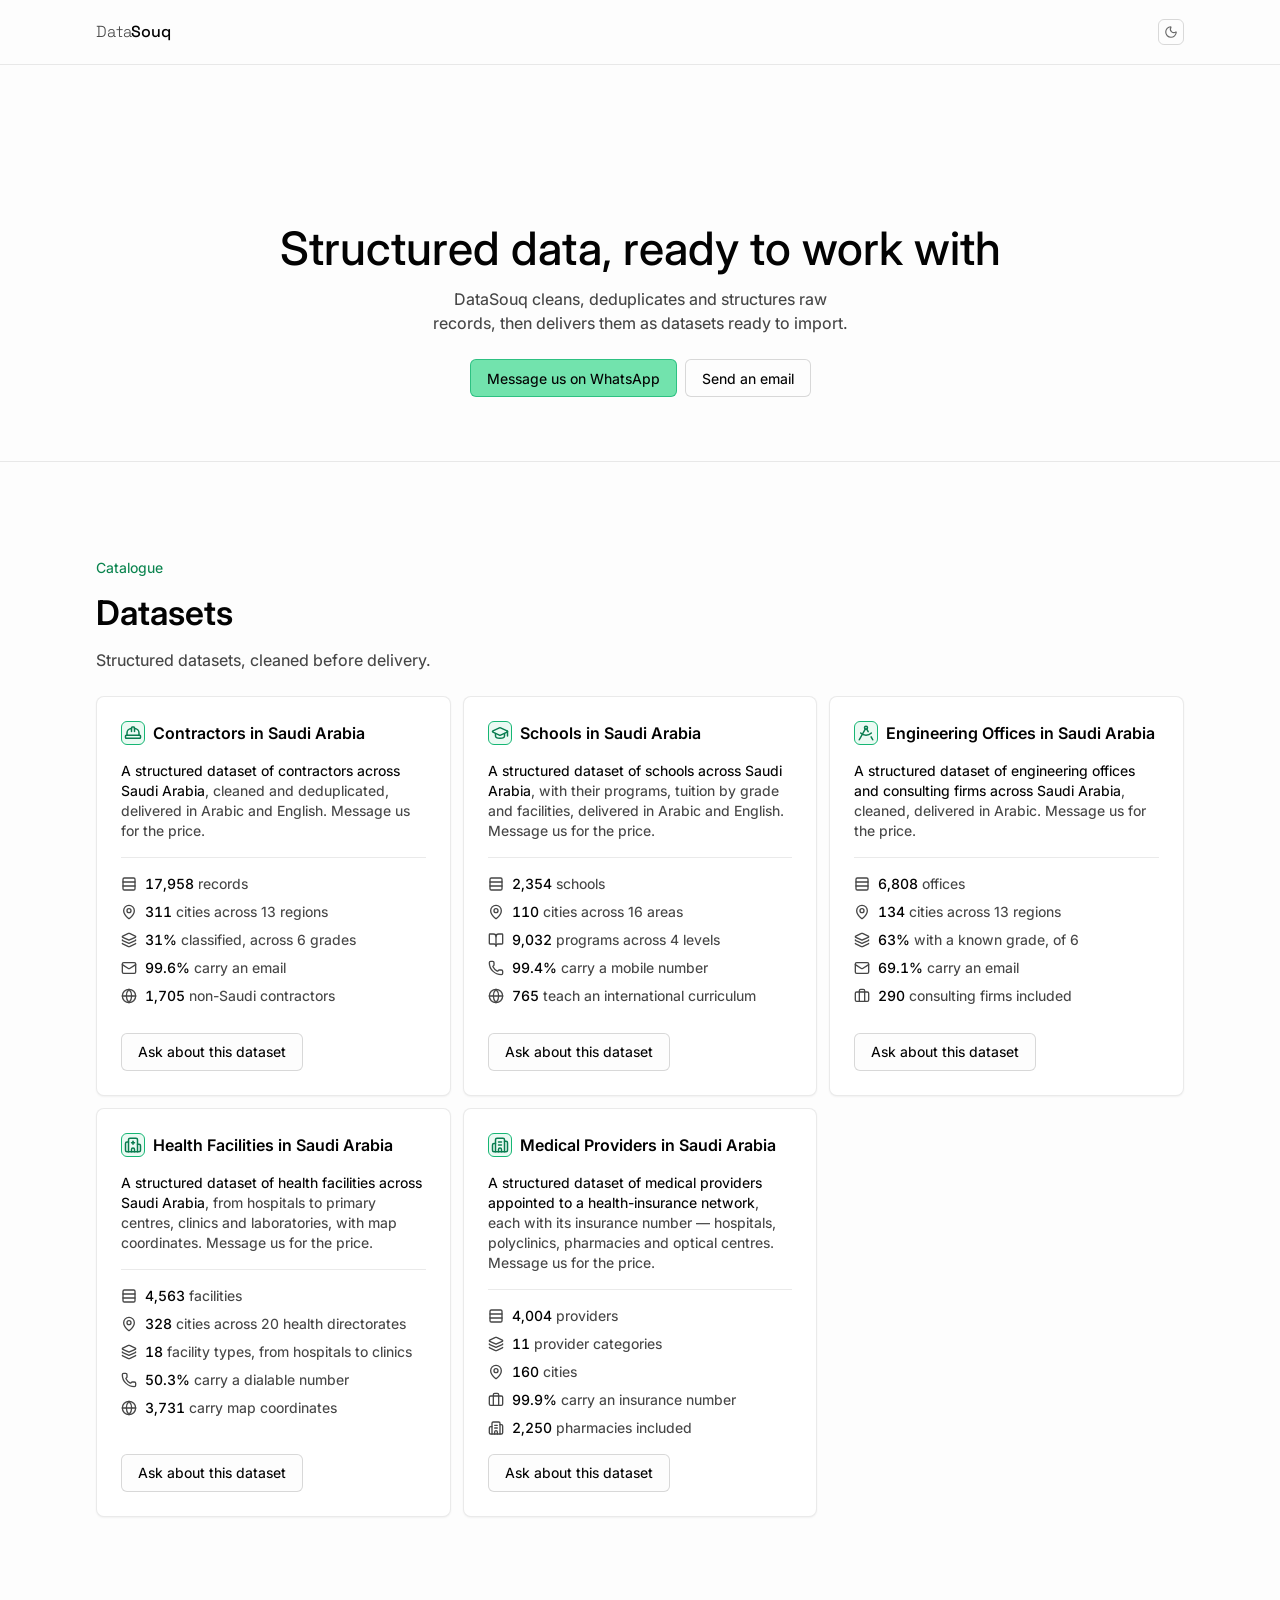
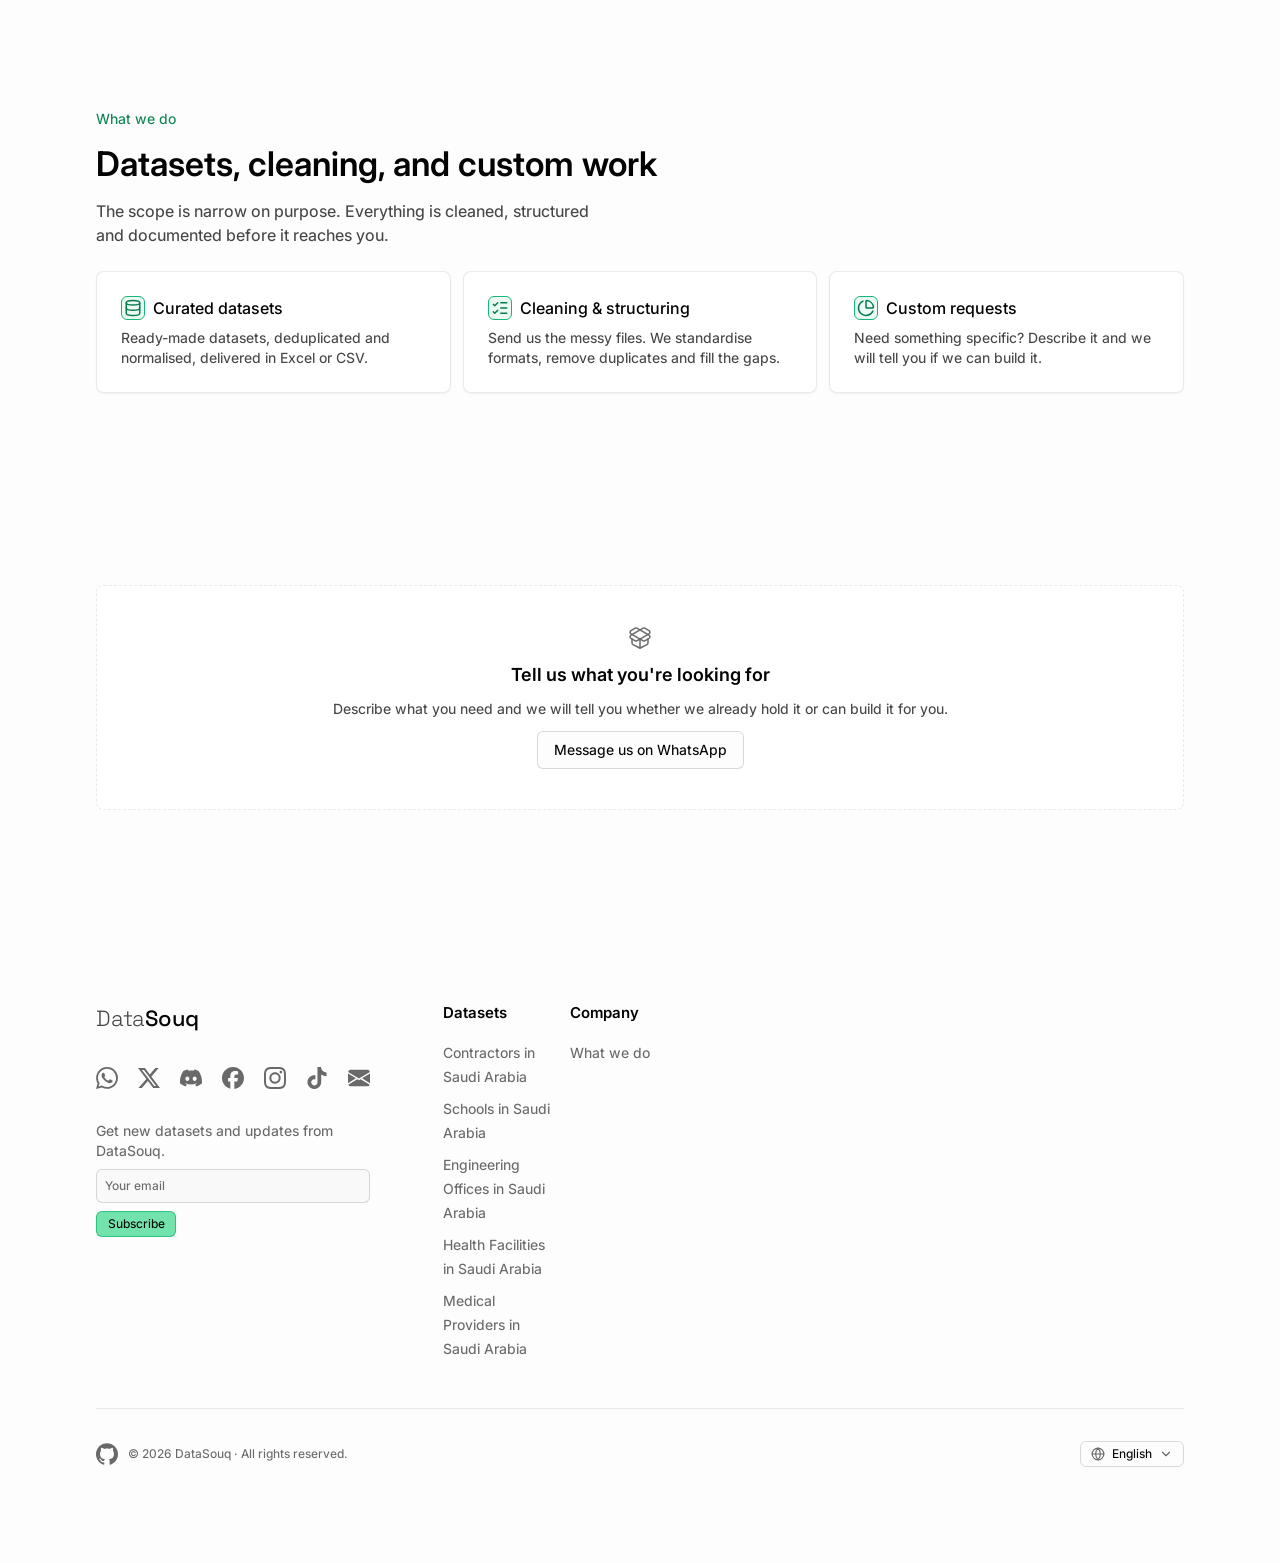
<file: index.html>
<!DOCTYPE html>
<html lang="en" dir="ltr" data-theme="light">
<head>
<meta charset="UTF-8">
<meta name="viewport" content="width=device-width, initial-scale=1">
<title>DataSouq — structured data, ready to work with</title>
<meta name="description" content="DataSouq cleans, deduplicates and structures raw records into datasets ready to import. داتا سوق: نحوّل السجلات الخام إلى قواعد بيانات منظّمة وجاهزة للاستخدام، بالعربية والإنجليزية.">

<!-- twitter:card promised a large image and there was none, so every share —
     WhatsApp above all, since that is the channel this page sells through —
     rendered as a bare link. assets/og.jpg is drawn from the page's own tokens:
     the dark surface, the two-weight wordmark, the brand accent. -->
<meta property="og:type" content="website">
<meta property="og:site_name" content="DataSouq">
<meta property="og:title" content="DataSouq — structured data, ready to work with">
<meta property="og:description" content="We clean, deduplicate and structure raw records into datasets ready to import.">
<meta property="og:url" content="https://datasouq.github.io/">
<meta property="og:image" content="https://datasouq.github.io/assets/og.jpg">
<meta property="og:image:width" content="1200">
<meta property="og:image:height" content="630">
<meta property="og:image:alt" content="DataSouq — structured data, ready to work with">
<meta property="og:locale" content="en_US">
<meta property="og:locale:alternate" content="ar_SA">
<meta name="twitter:card" content="summary_large_image">
<meta name="twitter:image" content="https://datasouq.github.io/assets/og.jpg">
<link rel="canonical" href="https://datasouq.github.io/">

<!-- One tag, rewritten from data-theme by the pre-paint script and by
     toggleTheme(). The two media-scoped tags it replaces keyed off the OS while
     the page defaults to light regardless, so an OS-dark phone with no stored
     choice painted dark chrome above a light page. -->
<meta name="theme-color" id="theme-color" content="#fdfdfd">

<link rel="icon" href="data:image/svg+xml,%3Csvg xmlns='http://www.w3.org/2000/svg' viewBox='0 0 32 32'%3E%3Crect width='32' height='32' rx='6' fill='%233ecf8e'/%3E%3Ctext x='16' y='22' font-size='17' font-family='Arial' font-weight='bold' text-anchor='middle' fill='%23101010'%3ED%3C/text%3E%3C/svg%3E">

<link rel="preconnect" href="https://fonts.googleapis.com">
<link rel="preconnect" href="https://fonts.gstatic.com" crossorigin>
<link href="https://fonts.googleapis.com/css2?family=Inter:wght@400;450;500;600&family=IBM+Plex+Sans+Arabic:wght@400;500;600&display=swap" rel="stylesheet">

<!-- The wordmark, and nothing else. `text=` returns a subset carrying only
     these glyphs: 4.7 KB for both weights, against 44.6 KB for two full faces
     to set eight letters. Change the wordmark and this string must change with
     it, or the new letters drop to Inter. -->
<link href="https://fonts.googleapis.com/css2?family=Space+Grotesk:wght@300;500&text=DataSouq&display=swap" rel="stylesheet">

<link rel="stylesheet" href="assets/css/styles.css">

<!-- Restore theme + language before paint -->
<script>
  (function () {
    try {
      var theme = localStorage.getItem("datasouq-theme") || "light";
      var lang = localStorage.getItem("datasouq-lang") || "en";
      document.documentElement.setAttribute("data-theme", theme);
      document.documentElement.lang = lang;
      document.documentElement.dir = lang === "ar" ? "rtl" : "ltr";
      var meta = document.getElementById("theme-color");
      if (meta) meta.setAttribute("content", theme === "dark" ? "#151816" : "#fdfdfd");
    } catch (e) {}
  })();
</script>

<!-- Structured data. Organization and WebSite are the only entries authored
     here — one Dataset entry per assets/js/datasets.js entry is appended to
     this same @graph by renderDatasetStructuredData() in site.js at
     startup, so a new dataset gets a JSON-LD entry for free the moment it is
     added to that file, without this script tag changing. variableMeasured
     stays a short summary of the columns that identify a record: the
     complete field list is published on each dataset's own page, where it
     can carry every column's description beside it, which a flat array of
     names here cannot. The Dataset type is what Google Dataset Search
     reads. -->
<script type="application/ld+json" id="ld-json">
{
  "@context": "https://schema.org",
  "@graph": [
    {
      "@type": "Organization",
      "@id": "https://datasouq.github.io/#organization",
      "name": "DataSouq",
      "alternateName": "\u062f\u0627\u062a\u0627 \u0633\u0648\u0642",
      "url": "https://datasouq.github.io/",
      "image": "https://datasouq.github.io/assets/og.jpg",
      "description": "DataSouq cleans, deduplicates and structures raw records, then delivers them as datasets ready to import.",
      "email": "mbi.datasouq@gmail.com",
      "sameAs": [
        "https://github.com/datasouq",
        "https://x.com/xdatasouq",
        "https://www.tiktok.com/@datasouq",
        "https://www.facebook.com/DataSouq.page",
        "https://www.instagram.com/datasouq"
      ]
    },
    {
      "@type": "WebSite",
      "@id": "https://datasouq.github.io/#website",
      "url": "https://datasouq.github.io/",
      "name": "DataSouq",
      "inLanguage": ["en", "ar"],
      "publisher": { "@id": "https://datasouq.github.io/#organization" }
    }
  ]
}
</script>
</head>
<body>

<!--
  Icons follow apps/design-system/content/docs/icons.mdx:
    - UI icons come from Lucide, paths unmodified
    - Stroke attributes live on the root <svg>, never on children
    - Brand logos are not in Lucide, so WhatsApp and GitHub are custom
      fill-only icons: stroke="none" on the root, fill="currentColor" on paths

  accessibility.mdx asks for an explicit tabIndex on every button and link
  (Safari does not tab to them by default), and a skip link as the first
  focusable element on any layout with persistent header chrome.
-->

<!--
  Every WhatsApp link ships with a real href. site.js replaces it with the same
  URL plus a prefilled ?text=, but the plain one has to stand on its own: these
  four are the only way to reach us on WhatsApp, and until now all four pointed
  at "#", so with scripting off the primary call to action opened a blank tab.
  The handle here and CONFIG.whatsappHandle in site.js have to stay in step.
-->

<a class="skip-link" href="#main" tabindex="0" data-i18n="skipLink">Skip to content</a>

<!-- ============================ Nav ============================ -->
<header class="nav">
  <div class="container nav__inner">
    <!-- Wordmark: one word, two weights. The break between "Data" and "Souq"
         is carried by weight and tone, not by a space or a separator. -->
    <a class="brand" href="#top" tabindex="0" lang="en" aria-label="DataSouq — home"
       ><span class="brand__data">Data</span><span class="brand__souq">Souq</span></a>

    <!-- The theme control closes the bar, held at its right edge by an auto
         margin. .nav__inner is direction: ltr, so that edge is the physical
         one and the control does not cross the bar when the page turns over
         into Arabic. -->
    <button class="ctl ctl--icon" id="theme-toggle" tabindex="0" aria-label="Toggle theme">
      <!-- Lucide: sun -->
      <svg class="icon-sun" viewBox="0 0 24 24" fill="none" stroke="currentColor" stroke-width="2" stroke-linecap="round" stroke-linejoin="round" aria-hidden="true">
        <circle cx="12" cy="12" r="4"/>
        <path d="M12 2v2"/>
        <path d="M12 20v2"/>
        <path d="m4.93 4.93 1.41 1.41"/>
        <path d="m17.66 17.66 1.41 1.41"/>
        <path d="M2 12h2"/>
        <path d="M20 12h2"/>
        <path d="m6.34 17.66-1.41 1.41"/>
        <path d="m19.07 4.93-1.41 1.41"/>
      </svg>
      <!-- Lucide: moon -->
      <svg class="icon-moon" viewBox="0 0 24 24" fill="none" stroke="currentColor" stroke-width="2" stroke-linecap="round" stroke-linejoin="round" aria-hidden="true">
        <path d="M20.985 12.486a9 9 0 1 1-9.473-9.472c.405-.022.617.46.402.803a6 6 0 0 0 8.268 8.268c.344-.215.825-.004.803.401"/>
      </svg>
    </button>
  </div>
</header>

<!-- tabindex="-1" is the skip link's other half. Without it Safari and Firefox
     scroll to the fragment and leave focus on the link, so the next Tab goes
     back to the nav and the skip link does nothing for the only audience it
     exists for. skip-to-content.mdx states the contract as
     `<main id="main" tabIndex={-1} className="scroll-mt-… outline-hidden">`;
     the scroll offset is already on html via scroll-padding-top. -->
<main id="main" tabindex="-1">

  <!-- ============================ Hero ============================ -->
  <section class="hero" id="top">
    <div class="container">
      <h1 data-i18n="heroTitle">Structured data, ready to work with</h1>
      <p class="hero__lead" data-i18n="heroLead">DataSouq cleans, deduplicates and structures raw records, then delivers them as datasets ready to import.</p>

      <div class="hero__cta">
        <a class="btn btn--primary" data-wa href="https://wa.me/@datasouq" target="_blank"
           rel="noopener noreferrer" tabindex="0" data-i18n="ctaContact">Message us on WhatsApp</a>
        <a class="btn btn--default" href="mailto:mbi.datasouq@gmail.com"
           tabindex="0" data-i18n="ctaEmail">Send an email</a>
      </div>
    </div>
  </section>

  <!-- ============================ Catalogue ============================ -->
  <section class="section" id="datasets">
    <div class="container">
      <div class="head">
        <div class="head__label" data-i18n="catalogueLabel">Catalogue</div>
        <h2 data-i18n="catalogueTitle">Datasets</h2>
        <p data-i18n="catalogueLead">Structured datasets, cleaned before delivery.</p>
      </div>

      <!-- A fixed span, not a full-width card: each card holds to its own
           width instead of stretching to fill the row. At the md breakpoint
           that's span 6 of 12 — two cards per row, the third wrapping to its
           own; at lg it's span 4 — three sit in one row, four wrap 3+1, and
           so on as assets/js/datasets.js grows.

           The grid itself is empty markup: renderCatalogue() in site.js
           fills it with one .card--dataset per assets/js/datasets.js entry,
           on load and again on every language switch. Adding a dataset is a
           one-file change — nothing here or in site.js's rendering code
           needs to know how many cards exist. -->
      <div class="cards cards--catalogue"></div>

      <!-- Every dataset card, its WhatsApp link and the footer's dataset
           list all depend on site.js running — there is no per-dataset
           fallback markup to keep in step as assets/js/datasets.js grows.
           This is the one thing a script-disabled visitor loses; everything
           else on the page (nav, hero, "what we do", contact links) still
           renders and works without it. The two links below are real,
           static hrefs — same as the hero's — not JS-dependent, so this
           block stands on its own rather than pointing elsewhere for one. -->
      <noscript>
        <p class="card__body">This page needs JavaScript to list our datasets. Message us and we'll tell you what's available.</p>
        <div class="hero__cta">
          <a class="btn btn--primary" href="https://wa.me/@datasouq" target="_blank" rel="noopener noreferrer">Message us on WhatsApp</a>
          <a class="btn btn--default" href="mailto:mbi.datasouq@gmail.com">Send an email</a>
        </div>
      </noscript>
    </div>
  </section>

  <!-- ============================ What we do ============================ -->
  <section class="section" id="what-we-do">
    <div class="container">
      <div class="head">
        <div class="head__label" data-i18n="whatLabel">What we do</div>
        <h2 data-i18n="whatTitle">Datasets, cleaning, and custom work</h2>
        <p data-i18n="whatLead">The scope is narrow on purpose. Everything is cleaned, structured and documented before it reaches you.</p>
      </div>

      <div class="cards">
        <article class="card">
          <div class="card__head">
            <div class="card__icon">
              <!-- Lucide: database -->
              <svg viewBox="0 0 24 24" fill="none" stroke="currentColor" stroke-width="2" stroke-linecap="round" stroke-linejoin="round" aria-hidden="true">
                <ellipse cx="12" cy="5" rx="9" ry="3"/>
                <path d="M3 5V19A9 3 0 0 0 21 19V5"/>
                <path d="M3 12A9 3 0 0 0 21 12"/>
              </svg>
            </div>
            <h3 data-i18n="card1Title">Curated datasets</h3>
          </div>
          <p data-i18n="card1Body">Ready-made datasets, deduplicated and normalised, delivered in Excel or CSV.</p>
        </article>

        <article class="card">
          <div class="card__head">
            <div class="card__icon">
              <!-- Lucide: list-checks -->
              <svg viewBox="0 0 24 24" fill="none" stroke="currentColor" stroke-width="2" stroke-linecap="round" stroke-linejoin="round" aria-hidden="true">
                <path d="M13 5h8"/>
                <path d="M13 12h8"/>
                <path d="M13 19h8"/>
                <path d="m3 17 2 2 4-4"/>
                <path d="m3 7 2 2 4-4"/>
              </svg>
            </div>
            <h3 data-i18n="card2Title">Cleaning &amp; structuring</h3>
          </div>
          <p data-i18n="card2Body">Send us the messy files. We standardise formats, remove duplicates and fill the gaps.</p>
        </article>

        <article class="card">
          <div class="card__head">
            <div class="card__icon">
              <!-- Lucide: chart-pie -->
              <svg viewBox="0 0 24 24" fill="none" stroke="currentColor" stroke-width="2" stroke-linecap="round" stroke-linejoin="round" aria-hidden="true">
                <path d="M21 12c.552 0 1.005-.449.95-.998a10 10 0 0 0-8.953-8.951c-.55-.055-.998.398-.998.95v8a1 1 0 0 0 1 1z"/>
                <path d="M21.21 15.89A10 10 0 1 1 8 2.83"/>
              </svg>
            </div>
            <h3 data-i18n="card3Title">Custom requests</h3>
          </div>
          <p data-i18n="card3Body">Need something specific? Describe it and we will tell you if we can build it.</p>
        </article>
      </div>
    </div>
  </section>

  <!-- ============================ Empty state ============================
       Presentational empty state, per ui-patterns/empty-states.mdx and the
       Empty State Presentational fragment: an icon, a title in active language
       that prompts an action, a description explaining the value, and an
       action. The action repeats the hero button, so it takes the `default`
       variant — the fragment requires the original to stay the only primary.
  -->
  <section class="section">
    <div class="container">
      <div class="panel">
        <div class="panel__icon">
          <!-- Lucide: package-open -->
          <svg viewBox="0 0 24 24" fill="none" stroke="currentColor" stroke-width="2" stroke-linecap="round" stroke-linejoin="round" aria-hidden="true">
            <path d="M12 22v-9"/>
            <path d="M15.17 2.21a1.67 1.67 0 0 1 1.63 0L21 4.57a1.93 1.93 0 0 1 0 3.36L8.82 14.79a1.655 1.655 0 0 1-1.64 0L3 12.43a1.93 1.93 0 0 1 0-3.36z"/>
            <path d="M20 13v3.87a2.06 2.06 0 0 1-1.11 1.83l-6 3.08a1.93 1.93 0 0 1-1.78 0l-6-3.08A2.06 2.06 0 0 1 4 16.87V13"/>
            <path d="M21 12.43a1.93 1.93 0 0 0 0-3.36L8.83 2.2a1.64 1.64 0 0 0-1.63 0L3 4.57a1.93 1.93 0 0 0 0 3.36l12.18 6.86a1.636 1.636 0 0 0 1.63 0z"/>
          </svg>
        </div>
        <h2 data-i18n="soonTitle">Tell us what you're looking for</h2>
        <p data-i18n="soonBody">Describe what you need and we will tell you whether we already hold it or can build it for you.</p>
        <div class="panel__actions">
          <a class="btn btn--default" data-wa href="https://wa.me/@datasouq" target="_blank"
             rel="noopener noreferrer" tabindex="0" data-i18n="ctaContact">Message us on WhatsApp</a>
        </div>
      </div>
    </div>
  </section>

</main>

<!-- ============================ Footer ============================ -->
<!--
  Organised the way supabase.com organises its own: a brand block spanning two
  of seven columns (wordmark, one line of copy, the channel icons), the site's
  own links in columns beside it, and a rule-topped bar underneath carrying the
  copyright. Their block holds a newsletter form where ours holds the pitch
  line; everything else is the same shape with our content in it.

  Still English throughout and still pinned LTR, as asked, so lang="en".
-->
<footer class="footer">
  <div class="container">
    <div class="footer__grid">

      <div class="footer__brand">
        <!-- Larger than the one in the nav, because theirs is: their footer logo
             measures 160x30 against 124x24 in the header, about 1.29x. 22px over
             16px is 1.375, the nearest step on the scale. -->
        <a class="brand brand--footer" href="#top" tabindex="0" lang="en"
           aria-label="DataSouq — home" data-i18n-attr="aria-label:brandHome"
           ><span class="brand__data">Data</span><span class="brand__souq">Souq</span></a>

        <!-- Contact channels. GitHub is not among them: it points at the source,
             not at a way to reach us, so it sits with the copyright below. -->
        <div class="footer__social">
          <span class="sr-only" role="status" aria-live="polite" id="copy-status"></span>
      <a class="social" data-wa href="https://wa.me/@datasouq" target="_blank" rel="noopener noreferrer"
         tabindex="0" aria-label="WhatsApp" title="WhatsApp">
        <!-- Custom fill-only icon: WhatsApp is a brand logo, not in Lucide -->
        <svg viewBox="0 0 24 24" fill="none" stroke="none" aria-hidden="true">
          <path fill="currentColor" d="M17.472 14.382c-.297-.149-1.758-.867-2.03-.967-.273-.099-.471-.148-.67.15-.197.297-.767.966-.94 1.164-.173.199-.347.223-.644.075-.297-.15-1.255-.463-2.39-1.475-.883-.788-1.48-1.761-1.653-2.059-.173-.297-.018-.458.13-.606.134-.133.298-.347.446-.52.149-.174.198-.298.298-.497.099-.198.05-.371-.025-.52-.075-.149-.669-1.612-.916-2.207-.242-.579-.487-.5-.669-.51-.173-.008-.371-.01-.57-.01-.198 0-.52.074-.792.372-.272.297-1.04 1.016-1.04 2.479 0 1.462 1.065 2.875 1.213 3.074.149.198 2.096 3.2 5.077 4.487.709.306 1.262.489 1.694.625.712.227 1.36.195 1.871.118.571-.085 1.758-.719 2.006-1.413.248-.694.248-1.289.173-1.413-.074-.124-.272-.198-.57-.347m-5.421 7.403h-.004a9.87 9.87 0 0 1-5.031-1.378l-.361-.214-3.741.982.998-3.648-.235-.374a9.86 9.86 0 0 1-1.51-5.26c.001-5.45 4.436-9.884 9.888-9.884 2.64 0 5.122 1.03 6.988 2.898a9.825 9.825 0 0 1 2.893 6.994c-.003 5.45-4.437 9.884-9.885 9.884m8.413-18.297A11.815 11.815 0 0 0 12.05 0C5.495 0 .16 5.335.157 11.892c0 2.096.547 4.142 1.588 5.945L.057 24l6.305-1.654a11.882 11.882 0 0 0 5.683 1.448h.005c6.554 0 11.89-5.335 11.893-11.893a11.821 11.821 0 0 0-3.48-8.413Z"/>
        </svg>
      </a>

      <a class="social" href="https://x.com/xdatasouq" target="_blank"
         rel="noopener noreferrer" tabindex="0" aria-label="X" title="X">
        <!-- Custom fill-only icon: X is a brand logo, not in Lucide. The mark is
             drawn 21.57 x 19.50 inside a 24 box, so the viewBox is cropped to it
             and the glyph sets the same 22px of ink as the rest of the row. -->
        <svg viewBox="1.25 2.25 21.57 19.5" fill="none" stroke="none" aria-hidden="true">
          <path fill="currentColor" d="M18.244 2.25h3.308l-7.227 8.26 8.502 11.24H16.17l-5.214-6.817L4.99 21.75H1.68l7.73-8.835L1.254 2.25H8.08l4.713 6.231zm-1.161 17.52h1.833L7.084 4.126H5.117z"/>
        </svg>
      </a>

      <!-- Discord gives a username, not a URL. discord.com/users/ wants a numeric
           id and there is no public route for a handle, so a link here would
           only ever land on Discord's own "not found" page. What a visitor
           actually does with a username is copy it, so that is what this does.
           Give me a discord.gg invite and it becomes an ordinary link. -->
      <button class="social" type="button" tabindex="0" data-copy="datasouq"
              aria-label="Copy our Discord username, datasouq" title="Discord — datasouq"
              data-i18n-attr="aria-label:discordCopy,title:discordTitle">
        <!-- Custom fill-only icon: Discord is a brand logo, not in Lucide -->
        <svg viewBox="0 0 24 24" fill="none" stroke="none" aria-hidden="true">
          <path fill="currentColor" d="M20.317 4.3658a19.7913 19.7913 0 0 0-4.8851-1.5152.0741.0741 0 0 0-.0785.0371c-.211.3753-.4447.8648-.6083 1.2495-1.8447-.2762-3.68-.2762-5.4868 0-.1636-.3933-.4058-.8742-.6177-1.2495a.077.077 0 0 0-.0785-.037 19.7363 19.7363 0 0 0-4.8852 1.515.0699.0699 0 0 0-.0321.0277C.5334 9.0458-.319 13.5799.0992 18.0578a.0824.0824 0 0 0 .0312.0561c2.0528 1.5076 4.0413 2.4228 5.9929 3.0294a.0777.0777 0 0 0 .0842-.0276c.4616-.6304.8731-1.2952 1.226-1.9942a.076.076 0 0 0-.0416-.1057c-.6528-.2476-1.2743-.5495-1.8722-.8923a.077.077 0 0 1-.0076-.1277c.1258-.0943.2517-.1923.3718-.2914a.0743.0743 0 0 1 .0776-.0105c3.9278 1.7933 8.18 1.7933 12.0614 0a.0739.0739 0 0 1 .0785.0095c.1202.099.246.1981.3728.2924a.077.077 0 0 1-.0066.1276 12.2986 12.2986 0 0 1-1.873.8914.0766.0766 0 0 0-.0407.1067c.3604.698.7719 1.3628 1.225 1.9932a.076.076 0 0 0 .0842.0286c1.961-.6067 3.9495-1.5219 6.0023-3.0294a.077.077 0 0 0 .0313-.0552c.5004-5.177-.8382-9.6739-3.5485-13.6604a.061.061 0 0 0-.0312-.0286zM8.02 15.3312c-1.1825 0-2.1569-1.0857-2.1569-2.419 0-1.3332.9555-2.4189 2.157-2.4189 1.2108 0 2.1757 1.0952 2.1568 2.419 0 1.3332-.9555 2.4189-2.1569 2.4189zm7.9748 0c-1.1825 0-2.1569-1.0857-2.1569-2.419 0-1.3332.9554-2.4189 2.1569-2.4189 1.2108 0 2.1757 1.0952 2.1568 2.419 0 1.3332-.946 2.4189-2.1568 2.4189Z"/>
        </svg>
      </button>

      <a class="social" href="https://www.facebook.com/DataSouq.page" target="_blank"
         rel="noopener noreferrer" tabindex="0" aria-label="Facebook" title="Facebook">
        <!-- Custom fill-only icon: Facebook is a brand logo, not in Lucide -->
        <svg viewBox="0 0 24 24" fill="none" stroke="none" aria-hidden="true">
          <path fill="currentColor" d="M9.101 23.691v-7.98H6.627v-3.667h2.474v-1.58c0-4.085 1.848-5.978 5.858-5.978.401 0 .955.042 1.468.103a8.68 8.68 0 0 1 1.141.195v3.325a8.623 8.623 0 0 0-.653-.036 26.805 26.805 0 0 0-.733-.009c-.707 0-1.259.096-1.675.309a1.686 1.686 0 0 0-.679.622c-.258.42-.374.995-.374 1.752v1.297h3.919l-.386 2.103-.287 1.564h-3.246v8.245C19.396 23.238 24 18.179 24 12.044c0-6.627-5.373-12-12-12s-12 5.373-12 12c0 5.628 3.874 10.35 9.101 11.647Z"/>
        </svg>
      </a>

      <a class="social" href="https://www.instagram.com/datasouq" target="_blank"
         rel="noopener noreferrer" tabindex="0" aria-label="Instagram" title="Instagram">
        <!-- Custom fill-only icon: Instagram is a brand logo, not in Lucide -->
        <svg viewBox="0 0 24 24" fill="none" stroke="none" aria-hidden="true">
          <path fill="currentColor" d="M7.0301.084c-1.2768.0602-2.1487.264-2.911.5634-.7888.3075-1.4575.72-2.1228 1.3877-.6652.6677-1.075 1.3368-1.3802 2.127-.2954.7638-.4956 1.6365-.552 2.914-.0564 1.2775-.0689 1.6882-.0626 4.947.0062 3.2586.0206 3.6671.0825 4.9473.061 1.2765.264 2.1482.5635 2.9107.308.7889.72 1.4573 1.388 2.1228.6679.6655 1.3365 1.0743 2.1285 1.38.7632.295 1.6361.4961 2.9134.552 1.2773.056 1.6884.069 4.9462.0627 3.2578-.0062 3.668-.0207 4.9478-.0814 1.28-.0607 2.147-.2652 2.9098-.5633.7889-.3086 1.4578-.72 2.1228-1.3881.665-.6682 1.0745-1.3378 1.3795-2.1284.2957-.7632.4966-1.636.552-2.9124.056-1.2809.0692-1.6898.063-4.948-.0063-3.2583-.021-3.6668-.0817-4.9465-.0607-1.2797-.264-2.1487-.5633-2.9117-.3084-.7889-.72-1.4568-1.3876-2.1228C21.2982 1.33 20.628.9208 19.8378.6165 19.074.321 18.2017.1197 16.9244.0645 15.6471.0093 15.236-.005 11.977.0014 8.718.0076 8.31.0215 7.0301.0839m.1402 21.6932c-1.17-.0509-1.8053-.2453-2.2287-.408-.5606-.216-.96-.4771-1.3819-.895-.422-.4178-.6811-.8186-.9-1.378-.1644-.4234-.3624-1.058-.4171-2.228-.0595-1.2645-.072-1.6442-.079-4.848-.007-3.2037.0053-3.583.0607-4.848.05-1.169.2456-1.805.408-2.2282.216-.5613.4762-.96.895-1.3816.4188-.4217.8184-.6814 1.3783-.9003.423-.1651 1.0575-.3614 2.227-.4171 1.2655-.06 1.6447-.072 4.848-.079 3.2033-.007 3.5835.005 4.8495.0608 1.169.0508 1.8053.2445 2.228.408.5608.216.96.4754 1.3816.895.4217.4194.6816.8176.9005 1.3787.1653.4217.3617 1.056.4169 2.2263.0602 1.2655.0739 1.645.0796 4.848.0058 3.203-.0055 3.5834-.061 4.848-.051 1.17-.245 1.8055-.408 2.2294-.216.5604-.4763.96-.8954 1.3814-.419.4215-.8181.6811-1.3783.9-.4224.1649-1.0577.3617-2.2262.4174-1.2656.0595-1.6448.072-4.8493.079-3.2045.007-3.5825-.006-4.848-.0608M16.953 5.5864A1.44 1.44 0 1 0 18.39 4.144a1.44 1.44 0 0 0-1.437 1.4424M5.8385 12.012c.0067 3.4032 2.7706 6.1557 6.173 6.1493 3.4026-.0065 6.157-2.7701 6.1506-6.1733-.0065-3.4032-2.771-6.1565-6.174-6.1498-3.403.0067-6.156 2.771-6.1496 6.1738M8 12.0077a4 4 0 1 1 4.008 3.9921A3.9996 3.9996 0 0 1 8 12.0077"/>
        </svg>
      </a>

      <a class="social" href="https://www.tiktok.com/@datasouq" target="_blank"
         rel="noopener noreferrer" tabindex="0" aria-label="TikTok" title="TikTok">
        <!-- Custom fill-only icon: TikTok is a brand logo, not in Lucide -->
        <svg viewBox="0 0 24 24" fill="none" stroke="none" aria-hidden="true">
          <path fill="currentColor" d="M12.525.02c1.31-.02 2.61-.01 3.91-.02.08 1.53.63 3.09 1.75 4.17 1.12 1.11 2.7 1.62 4.24 1.79v4.03c-1.44-.05-2.89-.35-4.2-.97-.57-.26-1.1-.59-1.62-.93-.01 2.92.01 5.84-.02 8.75-.08 1.4-.54 2.79-1.35 3.94-1.31 1.92-3.58 3.17-5.91 3.21-1.43.08-2.86-.31-4.08-1.03-2.02-1.19-3.44-3.37-3.65-5.71-.02-.5-.03-1-.01-1.49.18-1.9 1.12-3.72 2.58-4.96 1.66-1.44 3.98-2.13 6.15-1.72.02 1.48-.04 2.96-.04 4.44-.99-.32-2.15-.23-3.02.37-.63.41-1.11 1.04-1.36 1.75-.21.51-.15 1.07-.14 1.61.24 1.64 1.82 3.02 3.5 2.87 1.12-.01 2.19-.66 2.77-1.61.19-.33.4-.67.41-1.06.1-1.79.06-3.57.07-5.36.01-4.03-.01-8.05.02-12.07z"/>
        </svg>
      </a>

      <a class="social" href="mailto:mbi.datasouq@gmail.com" tabindex="0" aria-label="Email" title="Email"
         data-i18n-attr="aria-label:emailLabel,title:emailLabel">
        <!-- A solid envelope, not Lucide's outlined one. Every other mark in this
             row is a filled brand logo, and a 2px stroke among them reads as a
             lighter, thinner, faintly broken icon however you size it — cropping
             its viewBox fixed the width and did nothing for the weight. Filled,
             it sits at the same density as its neighbours: ink spans the full
             viewBox width and 75% of its height, the same proportion Discord and
             YouTube have in supabase.com's own row.

             Lucide's mail is still what the metrics row uses, where every icon
             around it is a stroke icon and the outline is the consistent choice. -->
        <svg viewBox="0 0 16 16" fill="none" stroke="none" aria-hidden="true">
          <path fill="currentColor" d="M.05 3.555A2 2 0 0 1 2 2h12a2 2 0 0 1 1.95 1.555L8 8.414zM0 4.697v7.104l5.803-3.558zM6.761 8.83l-6.57 4.027A2 2 0 0 0 2 14h12a2 2 0 0 0 1.808-1.144l-6.57-4.027L8 9.586zm3.436-.586L16 11.801V4.697z"/>
        </svg>
      </a>
        </div>

        <!-- Their newsletter block, in its place in the stack. There is no
             backend here and no third-party script: submitting opens the
             visitor's own mail client with a subscribe request already written,
             addressed to us. It does something real on a static host, and it
             sends nothing anywhere on its own. Point the form at a list service
             later and the markup barely changes. -->
        <form class="footer__form" id="subscribe" novalidate>
          <p data-i18n="subLead">Get new datasets and updates from DataSouq.</p>
          <input class="field" type="email" id="subscribe-email" required
                 placeholder="Your email" autocomplete="email"
                 aria-label="Your email address" tabindex="0"
                 data-i18n-attr="placeholder:subPlaceholder,aria-label:subEmailLabel">
          <button class="btn btn--primary btn--tiny" type="submit" tabindex="0"
                  data-i18n="subBtn">Subscribe</button>
        </form>

        <!-- Swapped in for the form once it is submitted, the way theirs is.
             The wording is deliberately not "Thanks for subscribing": all this
             page can do is open a message: until the visitor sends it, nothing
             has reached us and saying otherwise would be untrue. Styled from our
             own tokens at the size the label it replaces uses — their success
             state was not measured, because measuring it would have meant
             submitting a subscription on someone else's site. -->
        <div class="footer__thanks" role="status" aria-live="polite" hidden>
          <p class="footer__thanks-title" data-i18n="thanksTitle">Check your mail app</p>
          <p data-i18n="thanksBody">We opened a message with the request ready. Send it and you are on the list.</p>
        </div>
      </div>

      <div class="footer__nav">
        <div class="footer__cols">
          <!-- The heading reuses catalogueTitle, so a second copy of
               "Datasets" is not a second thing to keep in step; footerCompany
               below is the only new string this footer needs. The links
               themselves are rendered by renderCatalogue() in site.js, one
               per assets/js/datasets.js entry — this list starts empty and
               grows with that file, same as the catalogue's own cards. -->
          <div class="footer__col">
            <h2 data-i18n="catalogueTitle">Datasets</h2>
            <ul role="list" id="footer-dataset-links"></ul>
          </div>

          <div class="footer__col">
            <h2 data-i18n="footerCompany">Company</h2>
            <ul role="list">
              <li><a href="#what-we-do" tabindex="0" data-i18n="whatLabel">What we do</a></li>
            </ul>
          </div>
        </div>
      </div>

    </div>

    <div class="footer__bar">
      <!-- The source link opens this line: it points at the work the line
           claims ownership of, which is not a setting and does not belong
           beside one.

           The line itself is pinned in English in both languages, at the
           reader's request — no data-i18n on .footer__rights, and the year
           is set as a plain number in site.js rather than run through
           digits(). A copyright notice is the one sentence on the page
           where the words are the trademark, not a translation of it; a
           reader switching languages sees "© 2026 DataSouq · All rights
           reserved." either way, never "جميع الحقوق محفوظة." nor "٢٠٢٦". -->
      <span class="footer__copy">
        <a class="social" href="https://github.com/datasouq" target="_blank"
           rel="noopener noreferrer" tabindex="0" aria-label="GitHub" title="GitHub">
          <!-- Custom fill-only icon: GitHub is a brand logo, not in Lucide -->
          <svg viewBox="0 0 24 24" fill="none" stroke="none" aria-hidden="true">
            <path fill="currentColor" d="M12 .297c-6.63 0-12 5.373-12 12 0 5.303 3.438 9.8 8.205 11.385.6.113.82-.258.82-.577 0-.285-.01-1.04-.015-2.04-3.338.724-4.042-1.61-4.042-1.61C4.422 18.07 3.633 17.7 3.633 17.7c-1.087-.744.084-.729.084-.729 1.205.084 1.838 1.236 1.838 1.236 1.07 1.835 2.809 1.305 3.495.998.108-.776.417-1.305.76-1.605-2.665-.3-5.466-1.332-5.466-5.93 0-1.31.465-2.38 1.235-3.22-.135-.303-.54-1.523.105-3.176 0 0 1.005-.322 3.3 1.23.96-.267 1.98-.399 3-.405 1.02.006 2.04.138 3 .405 2.28-1.552 3.285-1.23 3.285-1.23.645 1.653.24 2.873.12 3.176.765.84 1.23 1.91 1.23 3.22 0 4.61-2.805 5.625-5.475 5.92.42.36.81 1.096.81 2.22 0 1.606-.015 2.896-.015 3.286 0 .315.21.69.825.57C20.565 22.092 24 17.592 24 12.297c0-6.627-5.373-12-12-12"/>
          </svg>
        </a>
        <span>© <span id="year">2026</span> DataSouq ·
          <span class="footer__rights">All rights reserved.</span></span>
      </span>

      <!-- The language picker is what is left at this end: the one control
           here that is genuinely a setting. The theme control moved to the
           nav bar, and the source link to the line above. -->
      <div class="footer__bar-actions">
        <!--
          Modelled on the language control at claude.com, read off the live
          page rather than guessed: a bordered trigger carrying a globe, the
          name of the current language, and a chevron, opening a menu of the
          languages with each written in its own script.

          That last part is the pattern's reason to exist. The control this
          replaces was a two-option toggle reading "EN AR", which tells a
          reader what it does only if they already read one of the two. A menu
          naming "English" and "العربية" in their own scripts is legible from
          either side.

          Semantics follow the shape: aria-haspopup="menu" and aria-expanded on
          the trigger, role="menu" on the panel, and role="menuitemradio" with
          aria-checked on the options — they are a set of mutually exclusive
          choices, which is what menuitemradio means.
        -->
        <div class="langpicker">
          <button class="ctl langpicker__trigger" type="button" id="lang-trigger"
                  aria-haspopup="menu" aria-expanded="false" aria-controls="lang-menu"
                  aria-label="Language: English" tabindex="0"
                  data-i18n-attr="aria-label:langPickerLabel">
            <!-- Lucide: globe -->
            <svg viewBox="0 0 24 24" fill="none" stroke="currentColor" stroke-width="2" stroke-linecap="round" stroke-linejoin="round" aria-hidden="true">
              <circle cx="12" cy="12" r="10"/>
              <path d="M12 2a14.5 14.5 0 0 0 0 20 14.5 14.5 0 0 0 0-20"/>
              <path d="M2 12h20"/>
            </svg>
            <span class="langpicker__label" id="lang-current">English</span>
            <!-- Lucide: chevron-down -->
            <svg class="langpicker__chevron" viewBox="0 0 24 24" fill="none" stroke="currentColor" stroke-width="2" stroke-linecap="round" stroke-linejoin="round" aria-hidden="true">
              <path d="m6 9 6 6 6-6"/>
            </svg>
          </button>

          <div class="langpicker__menu" id="lang-menu" role="menu"
               aria-labelledby="lang-trigger" hidden>
            <button class="langpicker__item" type="button" role="menuitemradio"
                    data-lang="en" aria-checked="true" lang="en" dir="ltr" tabindex="-1">
              <!-- Lucide: check -->
              <svg class="langpicker__check" viewBox="0 0 24 24" fill="none" stroke="currentColor" stroke-width="2.5" stroke-linecap="round" stroke-linejoin="round" aria-hidden="true">
                <path d="M20 6 9 17l-5-5"/>
              </svg>
              English
            </button>
            <button class="langpicker__item" type="button" role="menuitemradio"
                    data-lang="ar" aria-checked="false" lang="ar" dir="rtl" tabindex="-1">
              <svg class="langpicker__check" viewBox="0 0 24 24" fill="none" stroke="currentColor" stroke-width="2.5" stroke-linecap="round" stroke-linejoin="round" aria-hidden="true">
                <path d="M20 6 9 17l-5-5"/>
              </svg>
              العربية
            </button>
          </div>
        </div>
      </div>
    </div>
  </div>
</footer>

<!-- Load order matters: site.js reads the ICONS and DATASETS globals these
     two declare, so they run first, as plain scripts, not modules — this is
     a static host with no bundler, so a global is the simplest way to share
     data between files. -->
<script src="assets/js/icons.js"></script>
<!-- Headline figures, measured from the delivered files by
     tools/build_dataset_details.py. Generated - do not edit. -->
<script src="assets/data/metrics.js"></script>
<script src="assets/js/datasets.js"></script>
<script src="assets/js/site.js"></script>
</body>
</html>
</file>
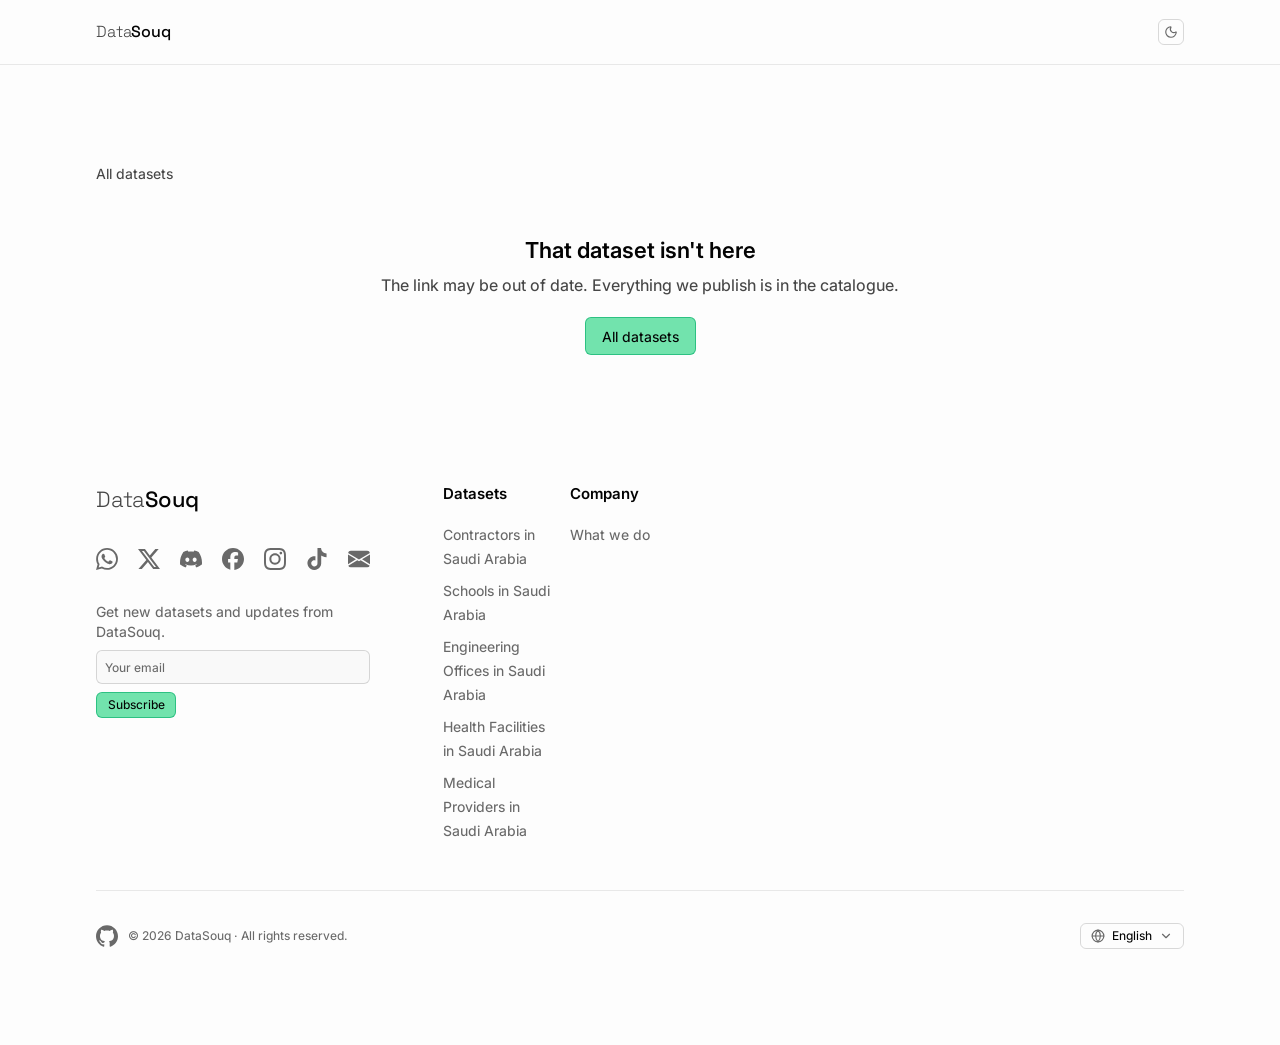
<file: dataset.html>
<!DOCTYPE html>
<html lang="en" dir="ltr" data-theme="light">
<head>
<meta charset="UTF-8">
<meta name="viewport" content="width=device-width, initial-scale=1">
<title>Dataset — DataSouq</title>
<meta name="description" content="Field list, coverage and distribution charts for a DataSouq dataset. قائمة الحقول وتغطية البيانات ورسوم التوزيع لقاعدة بيانات داتا سوق.">

<!-- One page serves every dataset: ?id= picks which. There is no per-dataset
     HTML file to keep in step as assets/js/datasets.js grows, and no server
     to rewrite paths on a static host. The canonical below is rewritten per
     dataset by dataset-page.js, alongside the title and og: tags. -->
<meta property="og:type" content="article">
<meta property="og:site_name" content="DataSouq">
<meta property="og:title" content="Dataset — DataSouq">
<meta property="og:description" content="Field list, coverage and distribution charts for a DataSouq dataset.">
<meta property="og:image" content="https://datasouq.github.io/assets/og.jpg">
<meta property="og:image:width" content="1200">
<meta property="og:image:height" content="630">
<meta name="twitter:card" content="summary_large_image">
<meta name="twitter:image" content="https://datasouq.github.io/assets/og.jpg">
<link rel="canonical" href="https://datasouq.github.io/dataset.html">

<meta name="theme-color" id="theme-color" content="#fdfdfd">

<link rel="icon" href="data:image/svg+xml,%3Csvg xmlns='http://www.w3.org/2000/svg' viewBox='0 0 32 32'%3E%3Crect width='32' height='32' rx='6' fill='%233ecf8e'/%3E%3Ctext x='16' y='22' font-size='17' font-family='Arial' font-weight='bold' text-anchor='middle' fill='%23101010'%3ED%3C/text%3E%3C/svg%3E">

<link rel="preconnect" href="https://fonts.googleapis.com">
<link rel="preconnect" href="https://fonts.gstatic.com" crossorigin>
<link href="https://fonts.googleapis.com/css2?family=Inter:wght@400;450;500;600&family=IBM+Plex+Sans+Arabic:wght@400;500;600&display=swap" rel="stylesheet">
<link href="https://fonts.googleapis.com/css2?family=Space+Grotesk:wght@300;500&text=DataSouq&display=swap" rel="stylesheet">

<link rel="stylesheet" href="assets/css/styles.css">

<!-- Restore theme + language before paint -->
<script>
  (function () {
    try {
      var theme = localStorage.getItem("datasouq-theme") || "light";
      var lang = localStorage.getItem("datasouq-lang") || "en";
      document.documentElement.setAttribute("data-theme", theme);
      document.documentElement.lang = lang;
      document.documentElement.dir = lang === "ar" ? "rtl" : "ltr";
      var meta = document.getElementById("theme-color");
      if (meta) meta.setAttribute("content", theme === "dark" ? "#151816" : "#fdfdfd");
    } catch (e) {}
  })();
</script>

<!-- Organization and WebSite only, same as the landing page. The Dataset
     entry for whichever dataset this page is showing is appended by
     site.js's renderDatasetStructuredData() — on this page it narrows to
     the one being viewed, so a crawler reading this URL gets markup about
     this dataset rather than the whole catalogue. -->
<script type="application/ld+json" id="ld-json">
{
  "@context": "https://schema.org",
  "@graph": [
    {
      "@type": "Organization",
      "@id": "https://datasouq.github.io/#organization",
      "name": "DataSouq",
      "alternateName": "داتا سوق",
      "url": "https://datasouq.github.io/",
      "image": "https://datasouq.github.io/assets/og.jpg",
      "description": "DataSouq cleans, deduplicates and structures raw records, then delivers them as datasets ready to import.",
      "email": "mbi.datasouq@gmail.com",
      "sameAs": [
        "https://github.com/datasouq",
        "https://x.com/xdatasouq",
        "https://www.tiktok.com/@datasouq",
        "https://www.facebook.com/DataSouq.page",
        "https://www.instagram.com/datasouq"
      ]
    },
    {
      "@type": "WebSite",
      "@id": "https://datasouq.github.io/#website",
      "url": "https://datasouq.github.io/",
      "name": "DataSouq",
      "inLanguage": ["en", "ar"],
      "publisher": { "@id": "https://datasouq.github.io/#organization" }
    }
  ]
}
</script>
</head>
<body>

<a class="skip-link" href="#main" tabindex="0" data-i18n="skipLink">Skip to content</a>

<!-- ============================ Nav ============================ -->
<header class="nav">
  <div class="container nav__inner">
    <!-- Wordmark: one word, two weights. The break between "Data" and "Souq"
         is carried by weight and tone, not by a space or a separator. -->
    <a class="brand" href="index.html#top" tabindex="0" lang="en" aria-label="DataSouq — home"
       data-i18n-attr="aria-label:brandHome"
       ><span class="brand__data">Data</span><span class="brand__souq">Souq</span></a>

    <!-- The theme control closes the bar, held at its right edge by an auto
         margin. .nav__inner is direction: ltr, so that edge is the physical
         one and the control does not cross the bar when the page turns over
         into Arabic. -->
    <button class="ctl ctl--icon" id="theme-toggle" tabindex="0" aria-label="Toggle theme">
      <!-- Lucide: sun -->
      <svg class="icon-sun" viewBox="0 0 24 24" fill="none" stroke="currentColor" stroke-width="2" stroke-linecap="round" stroke-linejoin="round" aria-hidden="true">
        <circle cx="12" cy="12" r="4"/>
        <path d="M12 2v2"/>
        <path d="M12 20v2"/>
        <path d="m4.93 4.93 1.41 1.41"/>
        <path d="m17.66 17.66 1.41 1.41"/>
        <path d="M2 12h2"/>
        <path d="M20 12h2"/>
        <path d="m6.34 17.66-1.41 1.41"/>
        <path d="m19.07 4.93-1.41 1.41"/>
      </svg>
      <!-- Lucide: moon -->
      <svg class="icon-moon" viewBox="0 0 24 24" fill="none" stroke="currentColor" stroke-width="2" stroke-linecap="round" stroke-linejoin="round" aria-hidden="true">
        <path d="M20.985 12.486a9 9 0 1 1-9.473-9.472c.405-.022.617.46.402.803a6 6 0 0 0 8.268 8.268c.344-.215.825-.004.803.401"/>
      </svg>
    </button>
  </div>
</header>

<main id="main" tabindex="-1">

  <!-- Everything below is written by assets/js/dataset-page.js from the
       dataset's assets/js/datasets.js entry and its generated
       assets/data/<id>.js payload. The page holds the shells only, so it
       never needs editing when a dataset is added. -->
  <section class="section detail__head">
    <div class="container">
      <a class="backlink" href="index.html#datasets" tabindex="0" data-i18n="backToCatalogue">
        <!-- Lucide: arrow-left — flipped for RTL by CSS -->
        <svg class="backlink__icon" viewBox="0 0 24 24" fill="none" stroke="currentColor" stroke-width="2" stroke-linecap="round" stroke-linejoin="round" aria-hidden="true">
          <path d="m12 19-7-7 7-7"/><path d="M19 12H5"/>
        </svg>
        <span data-i18n="backToCatalogue">All datasets</span>
      </a>

      <div id="detail-head"></div>
    </div>
  </section>

  <section class="section" id="figures">
    <div class="container">
      <div class="head">
        <div class="head__label" data-i18n="chartsLabel">Inside the data</div>
        <h2 data-i18n="chartsTitle">What the file actually holds</h2>
        <p data-i18n="chartsLead">Every figure below is counted from the delivered file, not estimated.</p>
      </div>
      <!-- No .charts here: each group renders its own column container, and
           a .charts on the outside would put the GROUPS into two columns
           rather than the cards inside them. -->
      <div id="detail-charts"></div>
    </div>
  </section>

  <section class="section" id="dictionary">
    <div class="container">
      <div class="head">
        <div class="head__label" data-i18n="dictLabel">Data dictionary</div>
        <h2 data-i18n="dictTitle">Every field, described</h2>
        <p data-i18n="dictLead">The full column list as it ships in the file, with what each one holds and the values it takes.</p>
      </div>
      <div id="detail-dictionary"></div>
    </div>
  </section>

  <section class="section">
    <div class="container">
      <div class="panel">
        <div class="panel__icon">
          <!-- Lucide: package-open -->
          <svg viewBox="0 0 24 24" fill="none" stroke="currentColor" stroke-width="2" stroke-linecap="round" stroke-linejoin="round" aria-hidden="true">
            <path d="M12 22v-9"/>
            <path d="M15.17 2.21a1.67 1.67 0 0 1 1.63 0L21 4.57a1.93 1.93 0 0 1 0 3.36L8.82 14.79a1.655 1.655 0 0 1-1.64 0L3 12.43a1.93 1.93 0 0 1 0-3.36z"/>
            <path d="M20 13v3.87a2.06 2.06 0 0 1-1.11 1.83l-6 3.08a1.93 1.93 0 0 1-1.78 0l-6-3.08A2.06 2.06 0 0 1 4 16.87V13"/>
            <path d="M21 12.43a1.93 1.93 0 0 0 0-3.36L8.83 2.2a1.64 1.64 0 0 0-1.63 0L3 4.57a1.93 1.93 0 0 0 0 3.36l12.18 6.86a1.636 1.636 0 0 0 1.63 0z"/>
          </svg>
        </div>
        <h2 data-i18n="detailCtaTitle">Want this file?</h2>
        <p data-i18n="detailCtaBody">Message us and we'll send a sample of the real records and the price.</p>
        <div class="panel__actions" id="detail-cta"></div>
      </div>
    </div>
  </section>

</main>

<!-- ============================ Footer ============================ -->
<footer class="footer">
  <div class="container">
    <div class="footer__grid">

      <div class="footer__brand">
        <a class="brand brand--footer" href="index.html#top" tabindex="0" lang="en"
           aria-label="DataSouq — home" data-i18n-attr="aria-label:brandHome"
           ><span class="brand__data">Data</span><span class="brand__souq">Souq</span></a>

        <div class="footer__social">
          <span class="sr-only" role="status" aria-live="polite" id="copy-status"></span>
      <a class="social" data-wa href="https://wa.me/@datasouq" target="_blank" rel="noopener noreferrer"
         tabindex="0" aria-label="WhatsApp" title="WhatsApp">
        <svg viewBox="0 0 24 24" fill="none" stroke="none" aria-hidden="true">
          <path fill="currentColor" d="M17.472 14.382c-.297-.149-1.758-.867-2.03-.967-.273-.099-.471-.148-.67.15-.197.297-.767.966-.94 1.164-.173.199-.347.223-.644.075-.297-.15-1.255-.463-2.39-1.475-.883-.788-1.48-1.761-1.653-2.059-.173-.297-.018-.458.13-.606.134-.133.298-.347.446-.52.149-.174.198-.298.298-.497.099-.198.05-.371-.025-.52-.075-.149-.669-1.612-.916-2.207-.242-.579-.487-.5-.669-.51-.173-.008-.371-.01-.57-.01-.198 0-.52.074-.792.372-.272.297-1.04 1.016-1.04 2.479 0 1.462 1.065 2.875 1.213 3.074.149.198 2.096 3.2 5.077 4.487.709.306 1.262.489 1.694.625.712.227 1.36.195 1.871.118.571-.085 1.758-.719 2.006-1.413.248-.694.248-1.289.173-1.413-.074-.124-.272-.198-.57-.347m-5.421 7.403h-.004a9.87 9.87 0 0 1-5.031-1.378l-.361-.214-3.741.982.998-3.648-.235-.374a9.86 9.86 0 0 1-1.51-5.26c.001-5.45 4.436-9.884 9.888-9.884 2.64 0 5.122 1.03 6.988 2.898a9.825 9.825 0 0 1 2.893 6.994c-.003 5.45-4.437 9.884-9.885 9.884m8.413-18.297A11.815 11.815 0 0 0 12.05 0C5.495 0 .16 5.335.157 11.892c0 2.096.547 4.142 1.588 5.945L.057 24l6.305-1.654a11.882 11.882 0 0 0 5.683 1.448h.005c6.554 0 11.89-5.335 11.893-11.893a11.821 11.821 0 0 0-3.48-8.413Z"/>
        </svg>
      </a>

      <a class="social" href="https://x.com/xdatasouq" target="_blank"
         rel="noopener noreferrer" tabindex="0" aria-label="X" title="X">
        <svg viewBox="1.25 2.25 21.57 19.5" fill="none" stroke="none" aria-hidden="true">
          <path fill="currentColor" d="M18.244 2.25h3.308l-7.227 8.26 8.502 11.24H16.17l-5.214-6.817L4.99 21.75H1.68l7.73-8.835L1.254 2.25H8.08l4.713 6.231zm-1.161 17.52h1.833L7.084 4.126H5.117z"/>
        </svg>
      </a>

      <button class="social" type="button" tabindex="0" data-copy="datasouq"
              aria-label="Copy our Discord username, datasouq" title="Discord — datasouq"
              data-i18n-attr="aria-label:discordCopy,title:discordTitle">
        <svg viewBox="0 0 24 24" fill="none" stroke="none" aria-hidden="true">
          <path fill="currentColor" d="M20.317 4.3658a19.7913 19.7913 0 0 0-4.8851-1.5152.0741.0741 0 0 0-.0785.0371c-.211.3753-.4447.8648-.6083 1.2495-1.8447-.2762-3.68-.2762-5.4868 0-.1636-.3933-.4058-.8742-.6177-1.2495a.077.077 0 0 0-.0785-.037 19.7363 19.7363 0 0 0-4.8852 1.515.0699.0699 0 0 0-.0321.0277C.5334 9.0458-.319 13.5799.0992 18.0578a.0824.0824 0 0 0 .0312.0561c2.0528 1.5076 4.0413 2.4228 5.9929 3.0294a.0777.0777 0 0 0 .0842-.0276c.4616-.6304.8731-1.2952 1.226-1.9942a.076.076 0 0 0-.0416-.1057c-.6528-.2476-1.2743-.5495-1.8722-.8923a.077.077 0 0 1-.0076-.1277c.1258-.0943.2517-.1923.3718-.2914a.0743.0743 0 0 1 .0776-.0105c3.9278 1.7933 8.18 1.7933 12.0614 0a.0739.0739 0 0 1 .0785.0095c.1202.099.246.1981.3728.2924a.077.077 0 0 1-.0066.1276 12.2986 12.2986 0 0 1-1.873.8914.0766.0766 0 0 0-.0407.1067c.3604.698.7719 1.3628 1.225 1.9932a.076.076 0 0 0 .0842.0286c1.961-.6067 3.9495-1.5219 6.0023-3.0294a.077.077 0 0 0 .0313-.0552c.5004-5.177-.8382-9.6739-3.5485-13.6604a.061.061 0 0 0-.0312-.0286zM8.02 15.3312c-1.1825 0-2.1569-1.0857-2.1569-2.419 0-1.3332.9555-2.4189 2.157-2.4189 1.2108 0 2.1757 1.0952 2.1568 2.419 0 1.3332-.9555 2.4189-2.1569 2.4189zm7.9748 0c-1.1825 0-2.1569-1.0857-2.1569-2.419 0-1.3332.9554-2.4189 2.1569-2.4189 1.2108 0 2.1757 1.0952 2.1568 2.419 0 1.3332-.946 2.4189-2.1568 2.4189Z"/>
        </svg>
      </button>

      <a class="social" href="https://www.facebook.com/DataSouq.page" target="_blank"
         rel="noopener noreferrer" tabindex="0" aria-label="Facebook" title="Facebook">
        <svg viewBox="0 0 24 24" fill="none" stroke="none" aria-hidden="true">
          <path fill="currentColor" d="M9.101 23.691v-7.98H6.627v-3.667h2.474v-1.58c0-4.085 1.848-5.978 5.858-5.978.401 0 .955.042 1.468.103a8.68 8.68 0 0 1 1.141.195v3.325a8.623 8.623 0 0 0-.653-.036 26.805 26.805 0 0 0-.733-.009c-.707 0-1.259.096-1.675.309a1.686 1.686 0 0 0-.679.622c-.258.42-.374.995-.374 1.752v1.297h3.919l-.386 2.103-.287 1.564h-3.246v8.245C19.396 23.238 24 18.179 24 12.044c0-6.627-5.373-12-12-12s-12 5.373-12 12c0 5.628 3.874 10.35 9.101 11.647Z"/>
        </svg>
      </a>

      <a class="social" href="https://www.instagram.com/datasouq" target="_blank"
         rel="noopener noreferrer" tabindex="0" aria-label="Instagram" title="Instagram">
        <svg viewBox="0 0 24 24" fill="none" stroke="none" aria-hidden="true">
          <path fill="currentColor" d="M7.0301.084c-1.2768.0602-2.1487.264-2.911.5634-.7888.3075-1.4575.72-2.1228 1.3877-.6652.6677-1.075 1.3368-1.3802 2.127-.2954.7638-.4956 1.6365-.552 2.914-.0564 1.2775-.0689 1.6882-.0626 4.947.0062 3.2586.0206 3.6671.0825 4.9473.061 1.2765.264 2.1482.5635 2.9107.308.7889.72 1.4573 1.388 2.1228.6679.6655 1.3365 1.0743 2.1285 1.38.7632.295 1.6361.4961 2.9134.552 1.2773.056 1.6884.069 4.9462.0627 3.2578-.0062 3.668-.0207 4.9478-.0814 1.28-.0607 2.147-.2652 2.9098-.5633.7889-.3086 1.4578-.72 2.1228-1.3881.665-.6682 1.0745-1.3378 1.3795-2.1284.2957-.7632.4966-1.636.552-2.9124.056-1.2809.0692-1.6898.063-4.948-.0063-3.2583-.021-3.6668-.0817-4.9465-.0607-1.2797-.264-2.1487-.5633-2.9117-.3084-.7889-.72-1.4568-1.3876-2.1228C21.2982 1.33 20.628.9208 19.8378.6165 19.074.321 18.2017.1197 16.9244.0645 15.6471.0093 15.236-.005 11.977.0014 8.718.0076 8.31.0215 7.0301.0839m.1402 21.6932c-1.17-.0509-1.8053-.2453-2.2287-.408-.5606-.216-.96-.4771-1.3819-.895-.422-.4178-.6811-.8186-.9-1.378-.1644-.4234-.3624-1.058-.4171-2.228-.0595-1.2645-.072-1.6442-.079-4.848-.007-3.2037.0053-3.583.0607-4.848.05-1.169.2456-1.805.408-2.2282.216-.5613.4762-.96.895-1.3816.4188-.4217.8184-.6814 1.3783-.9003.423-.1651 1.0575-.3614 2.227-.4171 1.2655-.06 1.6447-.072 4.848-.079 3.2033-.007 3.5835.005 4.8495.0608 1.169.0508 1.8053.2445 2.228.408.5608.216.96.4754 1.3816.895.4217.4194.6816.8176.9005 1.3787.1653.4217.3617 1.056.4169 2.2263.0602 1.2655.0739 1.645.0796 4.848.0058 3.203-.0055 3.5834-.061 4.848-.051 1.17-.245 1.8055-.408 2.2294-.216.5604-.4763.96-.8954 1.3814-.419.4215-.8181.6811-1.3783.9-.4224.1649-1.0577.3617-2.2262.4174-1.2656.0595-1.6448.072-4.8493.079-3.2045.007-3.5825-.006-4.848-.0608M16.953 5.5864A1.44 1.44 0 1 0 18.39 4.144a1.44 1.44 0 0 0-1.437 1.4424M5.8385 12.012c.0067 3.4032 2.7706 6.1557 6.173 6.1493 3.4026-.0065 6.157-2.7701 6.1506-6.1733-.0065-3.4032-2.771-6.1565-6.174-6.1498-3.403.0067-6.156 2.771-6.1496 6.1738M8 12.0077a4 4 0 1 1 4.008 3.9921A3.9996 3.9996 0 0 1 8 12.0077"/>
        </svg>
      </a>

      <a class="social" href="https://www.tiktok.com/@datasouq" target="_blank"
         rel="noopener noreferrer" tabindex="0" aria-label="TikTok" title="TikTok">
        <svg viewBox="0 0 24 24" fill="none" stroke="none" aria-hidden="true">
          <path fill="currentColor" d="M12.525.02c1.31-.02 2.61-.01 3.91-.02.08 1.53.63 3.09 1.75 4.17 1.12 1.11 2.7 1.62 4.24 1.79v4.03c-1.44-.05-2.89-.35-4.2-.97-.57-.26-1.1-.59-1.62-.93-.01 2.92.01 5.84-.02 8.75-.08 1.4-.54 2.79-1.35 3.94-1.31 1.92-3.58 3.17-5.91 3.21-1.43.08-2.86-.31-4.08-1.03-2.02-1.19-3.44-3.37-3.65-5.71-.02-.5-.03-1-.01-1.49.18-1.9 1.12-3.72 2.58-4.96 1.66-1.44 3.98-2.13 6.15-1.72.02 1.48-.04 2.96-.04 4.44-.99-.32-2.15-.23-3.02.37-.63.41-1.11 1.04-1.36 1.75-.21.51-.15 1.07-.14 1.61.24 1.64 1.82 3.02 3.5 2.87 1.12-.01 2.19-.66 2.77-1.61.19-.33.4-.67.41-1.06.1-1.79.06-3.57.07-5.36.01-4.03-.01-8.05.02-12.07z"/>
        </svg>
      </a>

      <a class="social" href="mailto:mbi.datasouq@gmail.com" tabindex="0" aria-label="Email" title="Email"
         data-i18n-attr="aria-label:emailLabel,title:emailLabel">
        <svg viewBox="0 0 16 16" fill="none" stroke="none" aria-hidden="true">
          <path fill="currentColor" d="M.05 3.555A2 2 0 0 1 2 2h12a2 2 0 0 1 1.95 1.555L8 8.414zM0 4.697v7.104l5.803-3.558zM6.761 8.83l-6.57 4.027A2 2 0 0 0 2 14h12a2 2 0 0 0 1.808-1.144l-6.57-4.027L8 9.586zm3.436-.586L16 11.801V4.697z"/>
        </svg>
      </a>
        </div>

        <form class="footer__form" id="subscribe" novalidate>
          <p data-i18n="subLead">Get new datasets and updates from DataSouq.</p>
          <input class="field" type="email" id="subscribe-email" required
                 placeholder="Your email" autocomplete="email"
                 aria-label="Your email address" tabindex="0"
                 data-i18n-attr="placeholder:subPlaceholder,aria-label:subEmailLabel">
          <button class="btn btn--primary btn--tiny" type="submit" tabindex="0"
                  data-i18n="subBtn">Subscribe</button>
        </form>

        <div class="footer__thanks" role="status" aria-live="polite" hidden>
          <p class="footer__thanks-title" data-i18n="thanksTitle">Check your mail app</p>
          <p data-i18n="thanksBody">We opened a message with the request ready. Send it and you are on the list.</p>
        </div>
      </div>

      <div class="footer__nav">
        <div class="footer__cols">
          <div class="footer__col">
            <h2 data-i18n="catalogueTitle">Datasets</h2>
            <ul role="list" id="footer-dataset-links"></ul>
          </div>

          <div class="footer__col">
            <h2 data-i18n="footerCompany">Company</h2>
            <ul role="list">
              <li><a href="index.html#what-we-do" tabindex="0" data-i18n="whatLabel">What we do</a></li>
            </ul>
          </div>
        </div>
      </div>

    </div>

    <div class="footer__bar">
      <!-- The source link opens this line: it points at the work the line
           claims ownership of, which is not a setting and does not belong
           beside one.

           The line itself is pinned in English in both languages, at the
           reader's request — no data-i18n on .footer__rights, and the year
           is set as a plain number in site.js rather than run through
           digits(). A copyright notice is the one sentence on the page
           where the words are the trademark, not a translation of it; a
           reader switching languages sees "© 2026 DataSouq · All rights
           reserved." either way, never "جميع الحقوق محفوظة." nor "٢٠٢٦". -->
      <span class="footer__copy">
        <a class="social" href="https://github.com/datasouq" target="_blank"
           rel="noopener noreferrer" tabindex="0" aria-label="GitHub" title="GitHub">
          <!-- Custom fill-only icon: GitHub is a brand logo, not in Lucide -->
          <svg viewBox="0 0 24 24" fill="none" stroke="none" aria-hidden="true">
            <path fill="currentColor" d="M12 .297c-6.63 0-12 5.373-12 12 0 5.303 3.438 9.8 8.205 11.385.6.113.82-.258.82-.577 0-.285-.01-1.04-.015-2.04-3.338.724-4.042-1.61-4.042-1.61C4.422 18.07 3.633 17.7 3.633 17.7c-1.087-.744.084-.729.084-.729 1.205.084 1.838 1.236 1.838 1.236 1.07 1.835 2.809 1.305 3.495.998.108-.776.417-1.305.76-1.605-2.665-.3-5.466-1.332-5.466-5.93 0-1.31.465-2.38 1.235-3.22-.135-.303-.54-1.523.105-3.176 0 0 1.005-.322 3.3 1.23.96-.267 1.98-.399 3-.405 1.02.006 2.04.138 3 .405 2.28-1.552 3.285-1.23 3.285-1.23.645 1.653.24 2.873.12 3.176.765.84 1.23 1.91 1.23 3.22 0 4.61-2.805 5.625-5.475 5.92.42.36.81 1.096.81 2.22 0 1.606-.015 2.896-.015 3.286 0 .315.21.69.825.57C20.565 22.092 24 17.592 24 12.297c0-6.627-5.373-12-12-12"/>
          </svg>
        </a>
        <span>© <span id="year">2026</span> DataSouq ·
          <span class="footer__rights">All rights reserved.</span></span>
      </span>

      <!-- The language picker is what is left at this end: the one control
           here that is genuinely a setting. The theme control moved to the
           nav bar, and the source link to the line above. -->
      <div class="footer__bar-actions">
        <!--
          Modelled on the language control at claude.com, read off the live
          page rather than guessed: a bordered trigger carrying a globe, the
          name of the current language, and a chevron, opening a menu of the
          languages with each written in its own script.

          That last part is the pattern's reason to exist. The control this
          replaces was a two-option toggle reading "EN AR", which tells a
          reader what it does only if they already read one of the two. A menu
          naming "English" and "العربية" in their own scripts is legible from
          either side.

          Semantics follow the shape: aria-haspopup="menu" and aria-expanded on
          the trigger, role="menu" on the panel, and role="menuitemradio" with
          aria-checked on the options — they are a set of mutually exclusive
          choices, which is what menuitemradio means.
        -->
        <div class="langpicker">
          <button class="ctl langpicker__trigger" type="button" id="lang-trigger"
                  aria-haspopup="menu" aria-expanded="false" aria-controls="lang-menu"
                  aria-label="Language: English" tabindex="0"
                  data-i18n-attr="aria-label:langPickerLabel">
            <!-- Lucide: globe -->
            <svg viewBox="0 0 24 24" fill="none" stroke="currentColor" stroke-width="2" stroke-linecap="round" stroke-linejoin="round" aria-hidden="true">
              <circle cx="12" cy="12" r="10"/>
              <path d="M12 2a14.5 14.5 0 0 0 0 20 14.5 14.5 0 0 0 0-20"/>
              <path d="M2 12h20"/>
            </svg>
            <span class="langpicker__label" id="lang-current">English</span>
            <!-- Lucide: chevron-down -->
            <svg class="langpicker__chevron" viewBox="0 0 24 24" fill="none" stroke="currentColor" stroke-width="2" stroke-linecap="round" stroke-linejoin="round" aria-hidden="true">
              <path d="m6 9 6 6 6-6"/>
            </svg>
          </button>

          <div class="langpicker__menu" id="lang-menu" role="menu"
               aria-labelledby="lang-trigger" hidden>
            <button class="langpicker__item" type="button" role="menuitemradio"
                    data-lang="en" aria-checked="true" lang="en" dir="ltr" tabindex="-1">
              <!-- Lucide: check -->
              <svg class="langpicker__check" viewBox="0 0 24 24" fill="none" stroke="currentColor" stroke-width="2.5" stroke-linecap="round" stroke-linejoin="round" aria-hidden="true">
                <path d="M20 6 9 17l-5-5"/>
              </svg>
              English
            </button>
            <button class="langpicker__item" type="button" role="menuitemradio"
                    data-lang="ar" aria-checked="false" lang="ar" dir="rtl" tabindex="-1">
              <svg class="langpicker__check" viewBox="0 0 24 24" fill="none" stroke="currentColor" stroke-width="2.5" stroke-linecap="round" stroke-linejoin="round" aria-hidden="true">
                <path d="M20 6 9 17l-5-5"/>
              </svg>
              العربية
            </button>
          </div>
        </div>
      </div>
    </div>
  </div>
</footer>

<script src="assets/js/icons.js"></script>
<!-- Headline figures, measured from the delivered files by
     tools/build_dataset_details.py. Generated - do not edit. -->
<script src="assets/data/metrics.js"></script>
<script src="assets/js/datasets.js"></script>
<!-- The region geometry, shared by every dataset that maps it rather than
     copied into each one's payload. Generated by tools/build_map.py from
     public-domain Natural Earth data — see tools/geo/NOTICE.md. -->
<script src="assets/data/geo-sa-regions.js"></script>
<script src="assets/js/site.js"></script>
<script src="assets/js/dataset-page.js"></script>
</body>
</html>
</file>
<file: assets/css/styles.css>
/* ==========================================================================
   DataSouq — design tokens

   Built the way the Supabase design system builds them: each theme sets a
   handful of scalars, and every colour is DERIVED from those in OKLCH.
   Nothing below the knobs is hand-picked.

   TWO APPS SHIP THIS SYSTEM AND THEY DISAGREE. apps/design-system is Studio —
   dense panels inside an application. apps/www is supabase.com — a landing page.
   Where they differ, this page follows apps/www, because that is what it is.
   That fork has been taken for the type scale (--text-sm 14px, not Studio's 13),
   the container ladder, the hero band, the section rhythm, card padding, the
   card title weight, the section header's internal gaps and the whole footer.
   apps/www does not import typography.css, so where an element role is in
   question apps/www wins there too.

   Traced to:
     packages/ui/build/css/source/semantic.css         derivation chain
     packages/ui/build/css/source/compat.css           the border/foreground aliases
     packages/ui/build/css/source/global.css           card padding tokens
     packages/ui/build/css/themes/light.css            light knobs + brand scale
     packages/ui/build/css/themes/classic-dark.css     dark knobs + brand scale
     packages/config/css/theme.css                     --radius-panel: 6px, font tokens
     packages/config/css/utilities.css                 focus-ring, focus-inset
     packages/config/typography.css                    element type roles
     packages/ui/src/components/Button/Button.tsx      variants
     packages/ui/src/lib/constants.ts                  size scale
     packages/ui/src/components/shadcn/ui/card.tsx     Card and its sections
     packages/ui-patterns/src/PageSection|PageHeader|PageContainer
     packages/ui-patterns/src/MetricCard                the metric row's pairing
     packages/ui-patterns/src/EmptyStatePresentational   the panel
     packages/ui-patterns/src/SkipToContent              the skip link's contract
     apps/design-system/styles/globals.css             the Inter-tuned scale
     apps/design-system/content/docs/accessibility.mdx focus, tabindex, sr-only
     apps/design-system/content/docs/icons.mdx         Lucide, tints, custom SVGs
     apps/www/styles/globals.css                       supabase.com's own scale
     apps/www/components/Nav, Footer, UI/SectionHeader
     apps/www/app/(home)/_components/Hero, OpenSourceSection
     apps/www/app/(home)/_components  the product-card row, measured live:
       grid-cols-12 gap-3, col-span-6 xl:col-span-3, sm:h-[400px], rounded-xl,
       a p-px gradient border, 24px/16px padding, an items-center gap-2 title
       row with an 18px icon, Manrope 600 16/24, and a 14/20 body whose strong
       lifts the colour only
     supabase.com/features  the feature-card family, measured live across all
       81 cards: a p-px gradient border, an inner rounded-[11px] flex column at
       gap-2 p-2, then a tinted aspect-square panel 80px tall (140px from md)
       holding a 20px Lucide mark, and BELOW it a flex-col gap-1.5 text column
       with the heading at text-sm md:text-base leading-5. Not one of the 81
       puts its icon on the title's line.
     apps/www/app/(products)/…/_components               bordered card precedents

   Every deviation, and why. Nothing deviates without a reason that changes the
   outcome — and nothing here is left asserted only at the rule it governs:

     1. IBM Plex Sans Arabic is appended to both font stacks, and
        :root[lang="ar"] drops --font-weight-normal to 400. Inter ships a real
        450; Plex Arabic ships whole hundreds, and CSS font matching resolves
        450 upward onto the 500 face — measured, 450 and 500 set the same string
        at 498.00px against 400's 485.81px. Left at 450 the Arabic ran a full
        step heavier than the English beside it and `strong`, being font-medium
        at 500, became the same face as its own paragraph.

     2. CardTitle is `text-xs font-mono uppercase` upstream, and CardHeader /
        CardContent / CardFooter split with an internal border. Both are dense
        Studio idioms: uppercase carries no meaning in Arabic, Plex Arabic has
        no mono companion, and the three small cards hold a title and two lines,
        so there is nothing to divide. The dataset card does divide, once, above
        its metric row.

     3. The section eyebrow keeps 14px sentence-case sans in --brand-text where
        every apps/www definition of it — SectionHeader's subtitle, the `.label`
        utility, typography.css's heading-meta — is 12px mono uppercase
        tracking-wider in --foreground-lighter. Three of those five properties
        cannot come along: uppercase means nothing in Arabic, there is no Arabic
        mono, and positive tracking breaks Arabic joins. The size and the colour
        are what compensate for their loss; without them nothing would mark the
        line as a label. Reasoned in full at .head__label.

     4. Every body paragraph keeps --muted-foreground where upstream uses
        --foreground-lighter. On --card that token measures 4.27:1 in dark and
        fails AA outright. On --background it measures 5.42:1 light and 4.59:1
        dark — passing, but by 0.09 at 16px/450, about 2% of headroom, on a
        colour that moves with any knob edit. --muted-foreground is 9.29:1 and
        8.22:1. Two surfaces, one answer, for two different reasons.

     5. The brand icon plate (.card__icon) has no upstream source AS A BRAND
        FILL. A plate as such is not unprecedented, and this said so too
        absolutely until the verification pass caught it: ui-patterns'
        GlassPanel takes an optional `showIconBg`, and its IconBackground is
        `bg-surface-75 border w-8 h-8 flex items-center justify-center
        rounded-sm` around an `img className="w-5"` — read from source, a
        NEUTRAL surface chip, 20px of mark in a 32px box at the default border.
        None of that geometry is imported here and the fill is the part that is
        ours: brand-default at 10% behind a --brand-500 stroke and a
        brand-tinted glyph, where upstream's is a surface tint behind a logo.
        Every other upstream icon in a card sits bare, tinted with a text class,
        which is what icons.mdx prescribes and all it prescribes. The plate is a
        landing-page accent, kept deliberately, and measured safe on the surface
        it actually paints: brand-default at 10% over --card gives 4.87:1
        against --brand-600 in light and 8.83:1 in dark, both clear of 1.4.11's
        3:1.
        The empty-state panel does NOT use it, because a plate is a Card
        affordance and that panel is not a card.

     6. The hero is centred, single-column, with full-width buttons below 640px
        and a rule under the band. supabase.com's hero is start-aligned, splits
        into two columns at lg, stretches nothing and carries no border. Centring
        is language-neutral, so the band needs no RTL work at all; an asymmetric
        two-column hero needs more copy than one dataset justifies; and on a page
        with three sections one rule closes the band that the padding alone would
        leave open. Its padding IS theirs: 48/32 below md, 160/64 from it.

     7. The header bar and the WHOLE footer stay put in Arabic. Asked for
        directly: a control that relocates itself, along with the wordmark,
        reads as the page jumping. Both language and theme now sit in the footer
        bar, which was pinned for the same reason and measures identically in
        both languages — the group at 1008-1169 at 1280 either way — so the rule
        followed them rather than being restated. The header bar keeps the
        wordmark and nothing else. The skip link keeps its physical `left`
        because it still sits inside that bar's footprint. The page body between
        them mirrors as usual.

        This said "footer" from the start and only ever covered its bottom bar.
        .nav__inner and .footer__bar carried direction: ltr; .footer__grid did
        not, so in Arabic the brand block crossed 778px to the right (left 96 to
        874 at 1280), the link block came back the other way (407 to 96) and the
        two columns swapped (439/563 to 718/593), all above a copyright strip
        that had not moved. The grid is pinned now, and measured in both
        languages at 375, 768 and 1280 every box in the footer sits at the same
        x: wordmark 24/24/96, channel row and form 24-298/24-298/96-370, columns
        @24/@24+@385/@439+@563, the copyright at 24/24/96 and GitHub at
        329/707/1147.

        The footer is also translated now, which is the other half of the same
        request, and pinning the layout is not the same as typesetting the text
        LTR: every text-bearing block inside it turns RTL in Arabic so
        punctuation lands on the correct side, inside a box that has not moved.
        The wordmark, the channel row and the copyright's Latin head do not
        turn — a name, a lockup, and a mixed run whose Arabic clause is isolated
        so the © and the year stay at the left. Nor does the form: it is a
        column flex at align-items: flex-start, and flex-start is
        direction-relative, so turning the form put the Subscribe button at the
        right edge (96-176 in English against 320-370 in Arabic). Its two text
        children turn instead — both 274px wide, so they fill the block and
        nothing moves when they do. The button also holds its width, 80px in
        both languages, against an intrinsic 79.63 for "Subscribe" and 46.88
        for "اشترك"; the longer label sets the box and the shorter centres in
        it. Measured: 24-104 at 375 and 768, 96-176 at 1280, in both.

     8. The metric row compresses MetricCard: 14px figure inline with its label,
        where upstream is an 18px tabular figure above a smaller one. Five
        metrics in one card is not a shape upstream has — it lays one metric per
        Card — so the row is ours, built from MetricCard's parts. tabular-nums,
        items-start and the --muted-foreground icon tint are all its.

     9. The empty-state panel keeps a 16px title and a --card background where
        EmptyStatePresentational has neither an explicit title size nor a fill.
        Everything else about it is the fragment: dashed border, no shadow,
        px-4 py-10, a bare 24px icon at stroke 1.5, a 14px description at 640px,
        12px down the stack.

    10. The dataset card is their product card on a wider span. Theirs is
        col-span-3 at xl — 259.25px, four across; ours is span 4 at 1024 —
        354.66px at the capped container, three across — because theirs holds a
        title, two lines and an illustration while this one holds a paragraph,
        five metrics and an action. h-[400px] becomes a min-height for the same
        reason it always does here: the Arabic body sets longer than the English
        and a fixed height would clip it. The 12px radius and 24/16 padding are
        NOT taken; every card on this page keeps the family's 8px and 24px,
        because the dataset card and the three service cards sit one section
        apart in the same scroll and a different corner would read as a mistake.
        The title weight is the one place the difference says something — 600
        against .card h3's 500, the object against the work — so that is taken.

    11. The icon-beside-title row is on ALL FOUR cards, and upstream would put
        it on one. Their product cards use it; their feature cards — the family
        the three service cards belong to — do not, on two independent readings.
        Measured across all 81 cards on supabase.com/features: every one centres
        a 20px mark in a tinted panel ABOVE the heading, none shares the
        heading's line. And read from source, the closest analogue there is to
        these three — a bordered card at p-6 holding an icon, a title and one
        line — is Highlights.tsx under
        apps/www/app/(products)/edge-functions/_components:
        `flex flex-col gap-3`, then a BARE 20px mark in
        --foreground-lighter, then `h3 text-base font-medium`, then a text-sm
        paragraph. It stacks. It also settles two things this file already had
        right: the title at font-medium, which is .card h3's 500, and the plate
        as ours alone — upstream's mark there has no plate at all (deviation 5).
        Asked for directly, and the reason holds: this page is one scroll with
        four cards in two sections, where upstream's two families live on
        different pages and never appear together. What the service cards had
        before was neither idiom anyway — a 32px plate stacked above a title,
        which upstream has nowhere — so this moves them ONTO an upstream shape
        rather than away from one.

        Two things fall out of sharing the row. The plate is 24px with an 18px
        mark for every card, and the 18px is the painted hairline, not a box
        rule: stroke-width 2 over a 24-unit viewBox at 18px paints 1.5px, which
        is the figure the stroke note below pins everything else to. It is NOT
        icons.mdx's 18-in-24 — that rule governs custom SVGs, as this header
        says two paragraphs down, and all four plate marks are Lucide drawings.
        The 32px plate was sized to be stacked, and beside a 24px line it
        overhung by 4px each side. And .card became the flex column their content column
        is — `flex flex-col gap-2 sm:gap-4`, so 8px here and 16px on the
        dataset card — which let `.card h3`'s margin go: inside a title row
        that margin belongs to the title's box, not under it. Highlights.tsx
        sets its card gap to 12px, and that is not taken: 8px and 16px are one
        component's `gap-2` and `sm:gap-4`, and importing 12px from a third
        component would break a pairing that comes from one.

        align-items is flex-start, not their center. Their product-card titles
        are single words that never wrap; one of ours does. Measured at 768px,
        each service card is 227px with a 177px text box, the plate and gap take
        32px, and "Cleaning & structuring" needs 168.88px of the 145px left — so
        it runs to two lines below 250.88px of card width, which in this pane is
        a viewport of 839px against 840px. items-center would
        centre the plate against that 48px box and drop it 12px below the line
        it labels. flex-start pins it to the first line, and since the plate is
        24px and the line-height is 24px the two are concentric either way for
        a single-line title — measured, plate centre 12 and line centre 12 in
        both languages at every width.

    12. Arabic sets Arabic-Indic digits, with the Arabic punctuation that goes
        with them: U+066C for thousands, U+066B for the decimal, U+066A for
        percent. So ١٧٬٣٠٤ and ٩٩٫٥٪ where English has 17,304 and 99.5%. Asked
        for directly. Worth knowing that Saudi Arabia, which is the market this
        dataset covers, uses Western digits far more widely than Egypt does; if
        that turns out to matter, the change is transcribing five values and two
        labels in the Arabic block back, not a setting.

        All five glyphs are real in IBM Plex Sans Arabic, not fallbacks:
        measured at 12px, ٠ sets 3.38px, ٩ 6.10, ٪ 6.79, ٫ 3.26 and ٬ 3.38,
        each against the 6.31/3.83 the same characters get from the font stack
        with Plex removed. Different advances mean Plex is drawing them.

        The digits are written into the Arabic dictionary as literals rather
        than converted at render time, because that is what they are. The one
        number the page computes is the year, and that goes through a per-
        language digits() so the two dictionaries have the same shape and the
        caller never branches. Machine-readable numbers — the JSON-LD figures,
        the aria-labels — stay Western on purpose.

   Not a deviation, though it may look like one: WhatsApp green is simply
   absent, and the brand token is the compliant choice for the CTA. The Lucide
   icons vary from 75% to 83% of their box in whichever dimension leads — that
   is Lucide's own optical grid, and icons.mdx's 18-in-24 rule governs custom
   SVGs, not Lucide's drawings. Only the footer's channel marks are normalised
   to their box, because those come from six different designers and share no
   optical system.

   Nor is the stroke width, though the attributes disagree: Lucide's own 2 sits
   on the smaller icons and 1.5 on the panel's. What upstream fixes is the
   PAINTED hairline — 1.5 user units at a 24px box, so 1.5 device px — and a
   stroke scales with its box. Measured: 2 at 18px paints 1.5px on the card
   plates, 1.5 at 24px paints 1.5px on the panel, and the small ones come in
   under — 1.333px at the metric row's 16px and 1.167px at the 14px of the
   language and theme controls, which .ctl svg states outright. This is what pins the plate's
   mark at 18px: it briefly went to 14px, which painted 1.167px — thinner than
   anything else on the page, including the metric icons it sits above. Setting every attribute to
   1.5 for the look of consistency would paint 1.125px and 1.0px instead —
   thinner than upstream everywhere but the panel, and less uniform than what
   is here.

   Unused but kept: --secondary and --elevation-3 complete the elevation ladder
   whose other two rungs are painted; --border-stronger completes the border
   ladder; --text-3xl, --lh-lg, --lh-2xl and --lh-3xl complete contiguous type
   steps. Machinery that produced a colour nothing painted has been deleted, not
   kept — the --accent chain went that way.

   Spacing follows Tailwind's 4px base, which neither globals.css overrides.
   Section rhythm and the container ladder come from apps/www's SectionContainer;
   the section-header-to-content gap is PageSection's gap-6, the gaps inside the
   header are SectionHeader's space-y-4 and mt-4, and action-group gaps are
   Button's space-x-2. Button sizes in use are tiny (the footer's Subscribe,
   the theme control and each language option) and medium (everything else);
   small has no user left since the controls stepped down to match their
   header's own right-hand group.
   ========================================================================== */

/* --------------------------------------------------------------------------
   Shared scalars and derived colours — formulas verbatim from semantic.css.
   Declared FIRST so a theme can override any knob, and so a theme that omits
   --elevation-step inherits the derived default, exactly as classic-dark does.
   -------------------------------------------------------------------------- */
:root {
  --contrast: 0.5;
  --contrast-delta: calc((var(--contrast) - 0.5) / 0.5);
  --contrast-up: max(0, var(--contrast-delta));
  --contrast-down: max(0, calc(var(--contrast-delta) * -1));
  --contrast-text-floor: 0.9;
  --contrast-border-floor: 0.05;
  --contrast-text: calc(1 - (1 - var(--contrast-text-floor)) * var(--contrast-down));
  --contrast-border-linear: calc(
    var(--contrast-border-floor) + (1 - var(--contrast-border-floor)) * var(--contrast)
  );
  --contrast-border: calc(var(--contrast-border-linear) * var(--contrast-border-linear));

  --elevation-1: 1;
  --elevation-2: 1.5;
  --elevation-3: 2;

  /* Signed span surface -> foreground: negative in light, positive in dark */
  --tone-span: calc(var(--foreground-lightness) - var(--surface));

  /* Default step. A theme may override it; classic-dark does not. */
  --elevation-step: calc(var(--tone-span) * 0.04);

  --surface-hue: var(--hue);
  --foreground-chroma: calc(var(--chroma) * 0.55);

  /* --- Derived colours (no relative colour syntax needed) --------------- */
  --background: oklch(var(--surface) calc(var(--chroma) * 0.5) var(--surface-hue));

  --foreground: oklch(
    calc(var(--surface) + var(--tone-span) * var(--contrast-text)) var(--foreground-chroma)
      var(--surface-hue)
  );

  --muted-foreground-mix: calc(
    var(--muted-foreground-level) + (1 - var(--muted-foreground-level)) * var(--contrast-up) -
      var(--muted-foreground-level) * 0.5 * var(--contrast-down)
  );
  --muted-foreground: oklch(
    calc(var(--surface) + var(--tone-span) * var(--muted-foreground-mix)) var(--foreground-chroma)
      var(--surface-hue)
  );

  --tertiary-foreground-mix: calc(
    var(--tertiary-foreground-level) + (1 - var(--tertiary-foreground-level)) * var(--contrast-up) -
      var(--tertiary-foreground-level) * 0.5 * var(--contrast-down)
  );
  --tertiary-foreground: oklch(
    calc(var(--surface) + var(--tone-span) * var(--tertiary-foreground-mix))
      var(--foreground-chroma) var(--surface-hue)
  );

  /* --brand-link is tuned for brand text on the page background (4.75:1 on
     --card in light). On a --brand-plate fill it drops to 4.14:1, under the AA
     floor for normal text, so text sitting on a plate uses the next step down
     the same upstream scale: --brand-600 measures 4.57:1 there. */
  --brand-on-plate: var(--brand-600);

  /* The focus ring. Upstream builds it as the accent at 55%:
       --ring: oklch(from var(--primary) l c h / 55%)
     --primary is mode-invariant at L 0.76, so in the dark theme that lands on
     3.52:1 against the background — over the 3:1 that WCAG 1.4.11 asks of a
     focus indicator. In the light theme the same colour composites to a pale
     mint on a near-white page and measures 1.47:1. Not dim: invisible. And
     light is this page's default, so that is what most people would get.

     Every other brand step was measured against the light background too:
     --primary opaque 1.99, --brand-default 1.97, --brand-500 2.60. Only
     --brand-600 and --brand-link clear the bar, and --brand-600 clears it in
     both themes with room — 5.16:1 light, 11.36:1 dark — because that step of
     the scale flips light-on-dark with the theme. It stays one shared colour
     that no variant changes, which is the rule accessibility.mdx actually sets.

     Being a plain hsl() it also needs no relative colour syntax, so the ring
     leaves the @supports blocks entirely. */
  --ring: var(--brand-600);

  /* --- Radius ----------------------------------------------------------- */
  /* --radius-panel is 6px (theme.css) and buttons are rounded-md.
     Cards use rounded-lg; global.css sets --borderradius-lg: 8px. */
  --radius: 6px;
  --radius-lg: 8px;

  /* Card is `py-4 px-(--card-padding-x)`. Both of these are HORIZONTAL tokens
     in global.css — --card-padding-x is --padding-x-sm (px-4) and
     --card-padding-x-md is --padding-x-md (px-6). The vertical padding is py-4
     in every card, roomy or not. */
  --card-padding-x: 1rem;
  --card-padding-x-md: 1.5rem;

  /* Input backgrounds. semantic.css: `--field: oklch(0 0 0 / var(--field-alpha))`,
     a soft always-sink through black. 0.015 is the base value; dark.css raises it
     to 0.12, but this page follows classic-dark, which leaves it alone — so the
     border carries the field and the wash only softens it. */
  --field-alpha: 0.015;
  --field: oklch(0 0 0 / var(--field-alpha));

  /* The Card carries shadow-xs — Tailwind's own value, unchanged upstream. */
  --shadow-xs: 0 1px 2px 0 rgb(0 0 0 / 0.05);

  /* Tailwind's shadow-lg, for the one thing on the page that floats over the
     rest: the language menu. A popover needs to separate from what it covers,
     which shadow-xs — tuned to lift a card a hair off the page — cannot do. */
  --shadow-lg: 0 10px 15px -3px rgb(0 0 0 / 0.1), 0 4px 6px -4px rgb(0 0 0 / 0.1);

  /* --- Type scale ------------------------------------------------------
     Two apps ship this scale and they differ in one place. Both override
     --text-base upward to 15px and set --font-weight-normal: 450, but
     apps/design-system also pulls --text-sm down to 13px for Studio density,
     while apps/www — supabase.com — leaves --text-sm and --text-xs at
     Tailwind's own 14px and 12px. This is a landing page, so it follows
     supabase.com. Measured there at 1280px: body and lead 16/24, card copy
     14/20, medium buttons 14/20, hero 46/46, section headings 34.
     ---------------------------------------------------------------------- */
  --text-xs: 0.75rem;      /* 12px */
  --text-sm: 0.875rem;     /* 14px */
  --text-base: 0.9375rem;  /* 15px */
  --text-lg: 1rem;         /* 16px */
  --text-xl: 1.125rem;     /* 18px */
  --text-2xl: 1.375rem;    /* 22px */
  --text-3xl: 1.75rem;     /* 28px */
  --text-4xl: 2.125rem;    /* 34px */
  --text-5xl: 2.875rem;    /* 46px */

  /* Line heights pair to each step. This table used to hard-code Tailwind's
     absolute defaults — 24px against text-base, 40px against text-4xl — on the
     stated grounds that globals.css overrides the sizes and "leaves Tailwind's
     paired line-heights untouched". The second half is true and the conclusion
     did not follow: Tailwind v4 states each pairing as a unitless RATIO, so
     overriding a size rescales its line-height with it. Six of the nine were
     wrong by 1.5 to 4px.

     Measured on supabase.com to settle it, and every ratio came back exact:
       text-xs    12 / 16      1.3333
       text-base  15 / 22.5    1.5        (this table said 24)
       text-xl    18 / 25.2    1.4        (said 28)
       text-2xl   22 / 29.333  1.3333     (said 32)
       text-4xl   34 / 37.778  1.1111     (said 40)
     So the ratios are written out here instead of their products, which also
     means a size change can no longer leave its line-height behind. */
  --lh-xs: calc(var(--text-xs) * 1 / 0.75);          /* 16px    */
  --lh-sm: calc(var(--text-sm) * 1.25 / 0.875);      /* 20px    */
  --lh-base: calc(var(--text-base) * 1.5);           /* 22.5px  */
  --lh-lg: calc(var(--text-lg) * 1.75 / 1.125);      /* 24.89px */
  --lh-xl: calc(var(--text-xl) * 1.75 / 1.25);       /* 25.2px  */
  --lh-2xl: calc(var(--text-2xl) * 2 / 1.5);         /* 29.33px */
  --lh-3xl: calc(var(--text-3xl) * 2.25 / 1.875);    /* 33.6px  */
  --lh-4xl: calc(var(--text-4xl) * 2.5 / 2.25);      /* 37.78px */
  --lh-5xl: 1;                                       /* leading-none */

  /* globals.css sets font-normal to 450 for prose, 400 inside mono/code */
  --font-weight-normal: 450;

  /* Button heights run tiny 26 / small 34 / medium 38 / large 42 / xlarge 50.
     Every button here is medium, which is the size supabase.com gives its own
     hero calls to action; .ctl is small and carries its 34px inline. */
  --btn-h-medium: 38px;

  /* SIZE.text in constants.ts gives the small and medium sizes
     `text-base md:text-sm`: text-base below the md breakpoint, text-sm from it
     up. Mobile-first, so the base value here is text-base and the media query
     below steps it down. large and xlarge are plain `text-base` at every width. */
  --text-responsive-sm: var(--text-base);

  /* --- Fonts: Inter for both, headings included ------------------------ */
  /* Headings were Manrope, a second family for the sake of h1-h6 and nothing
     else. Measured on the live site: Inter 48,256 bytes, IBM Plex Sans Arabic
     45,296, Manrope 24,836, Space Grotesk 2,352 - and an Arabic reader pays for
     all four, 120,740 bytes against 74,295 for the whole of the landing page
     beside them. Manrope was a third of the Latin font weight for one role that
     Inter already covers at 600, so it goes (ui.md 5.2).

     The token stays rather than collapsing into --font: h1-h6 name it, and the
     day headings want a face of their own again it is one line here and one
     weight in the font URL, not a hunt through the stylesheet. */
  --font: "Inter", "IBM Plex Sans Arabic", "Helvetica Neue", Helvetica,
    ui-sans-serif, system-ui, sans-serif;
  --font-heading: "Inter", "IBM Plex Sans Arabic", "Helvetica Neue", Helvetica,
    ui-sans-serif, system-ui, sans-serif;

  /* The wordmark only. Kept off --font-sans so the logo never drifts with the
     body type. */
  --font-brand: "Space Grotesk", "Inter", "Helvetica Neue", Helvetica,
    ui-sans-serif, system-ui, sans-serif;

  /* h-16 plus the 1px bottom border, which is what supabase.com's own bar
     measures. 60px was a number with nothing behind it. */
  /* The channel row, described rather than hard-coded, because the subscribe
     field is sized from it: their field and their icon row come out within 3%
     of each other, and the row reads as one block only when they agree. Change
     the count when a channel is added or removed and the field follows. */
  --social-icon: 22px;
  --social-gap: 20px;
  --social-count: 7;
  --social-row: calc(
    var(--social-count) * var(--social-icon) +
    (var(--social-count) - 1) * var(--social-gap)
  );

  --nav-h: 65px;
  --container: 1280px;
  /* Tailwind ease-out, which the Button base class names. cubic-bezier(.4,0,.2,1)
     is ease-in-out and made every control feel a beat behind the cursor. */
  --ease: cubic-bezier(0, 0, 0.2, 1);
  /* Anything that just says `transition` or `transition-colors` — the footer
     links and icons do — gets Tailwind's default curve instead, which is not
     ease-out. Measured on supabase.com's footer: cubic-bezier(0.4, 0, 0.2, 1)
     over 150ms. Only Button asks for ease-out, and only Button gets it. */
  --ease-default: cubic-bezier(0.4, 0, 0.2, 1);
}

/* --------------------------------------------------------------------------
   Light theme — knobs from light.css

   The selector must NOT include a bare `:root`. `:root` matches <html> in every
   theme, so any knob the dark block does not itself declare would leak out of
   here — which is how --surface-hue and --elevation-step ended up wrong in dark.
   Upstream avoids this by scoping light to [data-theme='light'], .light only.
   `:not([data-theme="dark"])` keeps light as the default when no attribute is set.
   -------------------------------------------------------------------------- */
:root:not([data-theme="dark"]) {
  --hue: 159;
  --surface-hue: 34;
  --chroma: 0;
  --surface: 0.995;
  --elevation-step: 0.024;
  --contrast: 0.53;
  --foreground-lightness: 0.1;
  --muted-foreground-level: 0.65;
  --tertiary-foreground-level: 0.5;

  /* Brand scale: per-theme literals upstream, so literal here too.
     Exact HSL values from light.css. */
  --brand-default: hsl(152.9 60% 52.9%);
  --brand-link: hsl(153.4 86.5% 27.8%);
  --brand-200: hsl(147.6 72.5% 90%);
  --brand-400: hsl(151.3 66.9% 66.9%);
  --brand-500: hsl(155.3 78.4% 40%);
  --brand-600: hsl(156.5 86.5% 26.1%);

  /* Button primary, light: bg-brand-400 / hover:bg-brand/80 / border-brand-500/75 */
  --brand-fill: var(--brand-400);
  --brand-fill-hover: color-mix(in srgb, var(--brand-default) 80%, transparent);
  --brand-fill-border: color-mix(in srgb, var(--brand-500) 75%, transparent);
  /* hover:border-brand-600 */
  --brand-fill-border-hover: var(--brand-600);

  /* default variant: bg-background in light, dark:bg-card in dark */
  --btn-default-bg: var(--background);
  --brand-plate: var(--brand-200);
  --brand-text: var(--brand-link);

  color-scheme: light;
}

/* --------------------------------------------------------------------------
   Dark theme — knobs from classic-dark.css.
   It sets no --elevation-step and no --contrast, so both fall back to the
   derived defaults above, exactly as upstream.
   -------------------------------------------------------------------------- */
[data-theme="dark"] .nav {
  background: color-mix(in srgb, var(--background) 95%, transparent);
}

[data-theme="dark"] {
  --hue: 159;
  --chroma: 0.014;
  --surface: 0.205;
  --foreground-lightness: 0.97;
  --muted-foreground-level: 0.72;
  --tertiary-foreground-level: 0.52;

  /* Exact HSL values from classic-dark.css */
  --brand-default: hsl(153.1 60.2% 52.7%);
  --brand-link: hsl(153.1 60.2% 52.7%);
  --brand-200: hsl(152.5 75% 6.3%);
  --brand-400: hsl(153.3 65.2% 13.5%);
  --brand-500: hsl(153.5 61.8% 21.6%);
  --brand-600: hsl(153 59.5% 70%);

  /* Button primary, dark: bg-brand-500 / hover:bg-brand/50 / border-brand/30 */
  --brand-fill: var(--brand-500);
  --brand-fill-hover: color-mix(in srgb, var(--brand-default) 50%, transparent);
  --brand-fill-border: color-mix(in srgb, var(--brand-default) 30%, transparent);
  /* dark:hover:border-brand */
  --brand-fill-border-hover: var(--brand-default);

  --btn-default-bg: var(--card);
  --brand-plate: var(--brand-400);
  --brand-text: var(--brand-link);

  color-scheme: dark;
}

/* --------------------------------------------------------------------------
   Derived colours that need relative colour syntax.

   These sit on a bare `:root`, which the theme selectors outrank: `:root:not(
   [data-theme="dark"])` scores (0,2,0) against this block's (0,1,0), and
   `@supports` adds nothing. A literal declared beside the knobs therefore BEAT
   its derived counterpart — which is exactly what happened: light ran entirely
   on hand-written literals while dark ran on the formulas, in the same browser.
   So the fallbacks now live in the mutually exclusive block below instead, and
   only one of the two can ever apply.
   -------------------------------------------------------------------------- */
@supports (color: oklch(from white l c h)) {
  :root {
    /* Each surface steps its lightness away from --background by
       --elevation-step * ratio. The step is signed, so "higher = lighter"
       holds in both themes. */
    --card: oklch(from var(--background) calc(l + var(--elevation-step) * var(--elevation-1)) c h);
    --popover: oklch(from var(--background) calc(l + var(--elevation-step) * var(--elevation-2)) c h);
    --secondary: oklch(from var(--background) calc(l + var(--elevation-step) * var(--elevation-3)) c h);

    /* The same ladder again, as an alpha over whatever is behind instead of a
       lightness step away from --background. semantic.css, verbatim:
         --surface-overlay-unit: elevation-step / |tone-span|
         --muted-alpha:  unit * --elevation-1
         --accent-alpha: unit * --elevation-2
         --muted:  oklch(from var(--foreground) l c h / var(--muted-alpha))
         --accent: oklch(from var(--foreground) l c h / var(--accent-alpha))
       This chain had been deleted for producing colours nothing painted. The
       language toggle paints both: --accent is its checked fill and --muted its
       hover, which is what toggleVariants asks for. */
    --surface-overlay-unit: calc(
      var(--elevation-step) / max(var(--tone-span), calc(var(--tone-span) * -1))
    );
    --muted-alpha: calc(var(--surface-overlay-unit) * var(--elevation-1));
    --accent-alpha: calc(var(--surface-overlay-unit) * var(--elevation-2));
    --muted: oklch(from var(--foreground) l c h / var(--muted-alpha));
    --accent: oklch(from var(--foreground) l c h / var(--accent-alpha));

    /* The border ladder, verbatim. Every step is the foreground at an alpha
       ramped by --contrast-border; none of these numbers are ours.
         --border               semantic.css
         --border-strong        compat.css aliases it to --input, so --input's formula
         --border-stronger      compat.css, its own alpha
         --border-control-hover semantic.css, the control hover stroke
       --border-muted is `var(--border)` upstream, an identical legacy alias, so
       it is simply absent here. */
    --border: oklch(
      from var(--foreground) l calc(c * 0.54) h / calc(2% + 20% * var(--contrast-border))
    );
    --border-strong: oklch(
      from var(--foreground) l calc(c * 0.5) h / calc(3% + 38% * var(--contrast-border))
    );
    --border-stronger: oklch(
      from var(--foreground) l calc(c * 0.5) h / calc(5% + 45% * var(--contrast-border))
    );
    /* Not an alias of --border-stronger, though it sits next to it: semantic.css
       gives it its own ramp, and the default Button hovers to this one. */
    --border-control-hover: oklch(
      from var(--foreground) l calc(c * 0.5) h / calc(12% + 58% * var(--contrast-border))
    );
  }
}

/* --------------------------------------------------------------------------
   The same colours for browsers without relative colour syntax, resolved to
   sRGB from the formulas above. `not` makes this block and the one above
   mutually exclusive, so neither can outrank the other.
   -------------------------------------------------------------------------- */
@supports not (color: oklch(from white l c h)) {
  :root:not([data-theme="dark"]) {
    --card: #ffffff;
    --popover: #ffffff;
    --secondary: #ffffff;
    --muted: rgba(3, 3, 3, 0.027);
    --accent: rgba(3, 3, 3, 0.040);
    --border: rgba(3, 3, 3, 0.081);
    --border-strong: rgba(3, 3, 3, 0.146);
    --border-stronger: rgba(3, 3, 3, 0.188);
    --border-control-hover: rgba(3, 3, 3, 0.298);
  }

  [data-theme="dark"] {
    --card: #1c1f1d;
    --popover: #1f2321;
    --secondary: #232724;
    --muted: rgba(243, 246, 244, 0.040);
    --accent: rgba(243, 246, 244, 0.060);
    --border: rgba(243, 246, 244, 0.075);
    --border-strong: rgba(243, 246, 244, 0.135);
    --border-stronger: rgba(243, 246, 244, 0.174);
    --border-control-hover: rgba(243, 246, 244, 0.280);
  }
}


/* --------------------------------------------------------------------------
   Arabic runs one weight lighter, and has to.

   Inter ships a real 450 face, which is why the system asks for it. IBM Plex
   Sans Arabic ships whole hundreds only, and CSS font matching resolves a
   desired weight between 400 and 500 upward first — so 450 lands on the 500
   face. Measured at 100px: 450 and 500 both set `سجل ومدينة` at 498.00px while
   400 sets it at 485.81px. Two things followed from that. Arabic body copy
   rendered a full step heavier than the English beside it, and `strong`, which
   is font-medium at 500, became literally the same face as its own paragraph —
   emphasis with nothing to show for it.

   400 is the Regular face, so body copy reads as body copy and strong reads as
   strong. Latin text inside an Arabic page drops from Inter 450 to Inter 400,
   a 0.7% difference in set width. That is the whole cost.
   -------------------------------------------------------------------------- */
:root[lang="ar"] { --font-weight-normal: 400; }

/* The md half of `text-base md:text-sm`. Tailwind's md breakpoint is 768px. */
@media (min-width: 768px) {
  :root { --text-responsive-sm: var(--text-sm); }
}

/* ==========================================================================
   Reset
   ========================================================================== */

*, *::before, *::after { box-sizing: border-box; }
* { margin: 0; padding: 0; }

html {
  -webkit-text-size-adjust: 100%;
  scroll-behavior: smooth;
  scroll-padding-top: calc(var(--nav-h) + 16px);
}

body {
  font-family: var(--font);
  background: var(--background);
  color: var(--foreground);
  font-size: var(--text-lg);
  font-weight: var(--font-weight-normal);
  /* Not --lh-base. supabase.com's body measures 16/24 — ratio 1.5, which is
     Tailwind preflight's `html { line-height: 1.5 }`, not text-base's pairing.
     Their unclassed paragraphs, the hero lead among them, all inherit it, so
     the 16px prose below inherits this rather than naming a token. */
  line-height: 1.5;
  font-synthesis-weight: none;
  text-rendering: optimizeLegibility;
  -webkit-font-smoothing: antialiased;
  -moz-osx-font-smoothing: grayscale;
  transition: background-color 0.2s var(--ease), color 0.2s var(--ease);
}

/* globals.css: h1–h6 get font-heading and font-semibold. All of them. */
h1, h2, h3, h4, h5, h6 {
  font-family: var(--font-heading);
  font-weight: 600;
}

img, svg { display: block; max-width: 100%; }
/* Preflight gives `strong` font-weight: bolder, which against a 450 body
   resolves to 700 — a jump the page has no use for. typography.css would make
   it font-medium, but apps/www does not import typography.css, and measuring
   their product card settles it: the <strong> in its body computes to 450, the
   inherited weight, with `[&_strong]:text-foreground!` lifting the colour and
   nothing else. So the two-tone body is a tone change, not a weight change.
   .metrics strong keeps its explicit 500 — that pairing is MetricCard's. */
strong { font-weight: inherit; }
button { background: none; border: none; cursor: pointer; font: inherit; color: inherit; }
a { color: inherit; text-decoration: none; }
ul { list-style: none; }

/* --------------------------------------------------------------------------
   Focus ring. One shared indicator, never variant-coloured, never animated.

   Upstream's `focus-ring` utility is a box-shadow:
     outline-hidden focus-visible:ring-2 focus-visible:ring-ring
     focus-visible:ring-offset-2 focus-visible:ring-offset-background
   An outline draws the same two rings with two differences that both favour it
   here. It survives forced-colors mode, where box-shadows are dropped and a
   keyboard user would be left with no focus indicator at all. And its 2px gap
   shows whatever is actually behind the control, so a button inside a card
   reads correctly; ring-offset-background paints the page background there.
   -------------------------------------------------------------------------- */
:focus-visible {
  outline: 2px solid var(--ring);
  outline-offset: 2px;
}

::selection { background: var(--brand-plate); color: var(--foreground); }

/* The skip link's target takes focus programmatically, so it must not paint the
   shared ring round the whole page body. This is the one place accessibility.mdx's
   "never use outline-none without a replacement" does not apply, and the reason
   is that its own skip-to-content contract asks for it: the landmark is a
   destination, not a control, and the ring belongs to the link that sent you. */
main:focus, main:focus-visible { outline: none; }

/* The design system's own sr-only, for text that only a screen reader needs.
   Named in accessibility.mdx under Scaffolding. */
.sr-only {
  position: absolute;
  width: 1px;
  height: 1px;
  padding: 0;
  margin: -1px;
  overflow: hidden;
  clip-path: inset(50%);
  white-space: nowrap;
  border-width: 0;
}

/* --------------------------------------------------------------------------
   Latin-only tracking. Arabic is cursive: negative tracking damages the joins
   and uppercase means nothing, so both stay scoped to LTR.
   -------------------------------------------------------------------------- */
/* supabase.com sets no tracking on any heading, including the hero h1. */

/* ==========================================================================
   Skip link — first focusable element, per accessibility.mdx
   ========================================================================== */

.skip-link {
  position: fixed;
  top: 10px;
  /* Physical `left`, not inset-inline-start. This sits inside the header bar's
     footprint at z-index 100, and that bar is pinned — it does not mirror in
     Arabic (deviation 7). With the logical property the skip link crossed to
     the right in RTL and landed on top of the two controls it exists to let you
     skip past. Upstream uses `left-[10px]` for the same reason. */
  left: 10px;
  z-index: 100;
  padding: 8px 14px;
  border-radius: var(--radius);
  background: var(--card);
  border: 1px solid var(--border-strong);
  color: var(--foreground);
  font-size: var(--text-sm);
  line-height: var(--lh-sm);
  transform: translateY(-250%);
}
.skip-link:focus-visible { transform: none; }

/* ==========================================================================
   Layout
   ========================================================================== */

.container {
  width: 100%;
  max-width: var(--container);
  margin-inline: auto;
  padding-inline: 24px;
}

/* px-6 / lg:px-12 / xl:px-24 — measured on supabase.com at 768, 1024 and 1280:
   24px, 48px, 96px. The middle step was missing, so everything between 1024 and
   1279 sat half as far from the edge as the reference. */
@media (min-width: 1024px) {
  .container { padding-inline: 48px; }
}

@media (min-width: 1280px) {
  .container { padding-inline: 96px; }
}

/* PageSection is `pt-12 last:pb-12` — 48px on top, nothing underneath except
   on the last one. That is the Studio fragment, where sections are panels in an
   app. supabase.com pads its own sections `py-16 sm:py-18 md:py-24`, symmetric,
   and every one of the four that keeps the base measures 96/96 at desktop.

   This is the same fork as --text-sm, the container padding, the hero band and
   the footer: two apps, and a landing page follows the landing page. Measured
   what it costs before taking it — the page goes from 2,897px to 3,281px, 3.6
   viewports to 4.0. There was room for their rhythm.

   Symmetric padding means no `last-of-type` rule: every section carries its own
   bottom, so the space between two of them is the sum of both. */
.section { padding-block: 64px; }

@media (min-width: 640px) {
  .section { padding-block: 72px; }
}

@media (min-width: 768px) {
  .section { padding-block: 96px; }
}

/* ==========================================================================
   Buttons — Button.tsx + constants.ts
   Base: rounded-md, a border on every variant, font-regular, 200ms ease-out
   ========================================================================== */

.btn {
  display: inline-flex;
  align-items: center;
  justify-content: center;
  gap: 8px;
  height: var(--btn-h-medium);
  padding-inline: 16px;
  border-radius: var(--radius);
  border: 1px solid transparent;
  font-size: var(--text-responsive-sm);
  font-weight: var(--font-weight-normal);
  white-space: nowrap;
  cursor: pointer;
  transition: background-color 0.2s var(--ease), border-color 0.2s var(--ease),
    color 0.2s var(--ease);
}

/* primary: bg-brand-400 dark:bg-brand-500 / text-foreground / brand border */
.btn--primary {
  background: var(--brand-fill);
  color: var(--foreground);
  border-color: var(--brand-fill-border);
}
.btn--primary:hover {
  background: var(--brand-fill-hover);
  border-color: var(--brand-fill-border-hover);
}

/* default: bg-background dark:bg-card / border-strong / hover:bg-popover */
.btn--default {
  background: var(--btn-default-bg);
  color: var(--foreground);
  border-color: var(--border-strong);
}
/* size "tiny": h-[26px] text-xs px-2.5. The heights run tiny 26 / small 34 /
   medium 38 / large 42 / xlarge 50; only these two and medium are used here. */
.btn--tiny { height: 26px; padding-inline: 10px; font-size: var(--text-xs); }

.btn--default:hover {
  background: var(--popover); /* hover:bg-popover */
  border-color: var(--border-control-hover);
}

/* ==========================================================================
   Nav
   ========================================================================== */

.nav {
  position: sticky;
  top: 0;
  z-index: 40;
  height: var(--nav-h);
  border-bottom: 1px solid var(--border);
  /* `bg-background/90 dark:bg-background/95`, on a layer behind a transparent
     <nav> that carries only `backdrop-blur-xs`. I had written a paragraph here
     claiming their bar has no background at all and arguing at length for
     keeping a tint they already have — I had looked for the fill inside the nav
     and their layer is a sibling. Both numbers come from source; the tint is
     stronger in dark because the same opacity shows more through a dark
     surface. Painted on the element rather than on a layer of its own: at these
     opacities the paint order does not show. */
  background: color-mix(in srgb, var(--background) 90%, transparent);
  backdrop-filter: blur(4px);
  -webkit-backdrop-filter: blur(4px);
}

/* The header chrome stays put across languages: logo and wordmark on one side,
   language and theme controls on the other, in the same order either way.
   Mirroring the whole bar is the usual RTL convention, but toggling the
   language then moves every control at once, which reads as the page jumping.
   The page body below still mirrors normally. */
/* One child now — the wordmark. The 12px gap that used to separate it from the
   controls went with them; flex and align-items are what still earn their
   place, centring the wordmark in a 65px bar. */
/* Two children now — the wordmark and the theme control, one at each end.

   direction: ltr is what pins them there: it is set on this row for the
   wordmark's sake (a logo lockup never mirrors), and it holds both sides
   steady through a language switch as a consequence. Without it the control
   would cross the bar in Arabic, which is exactly what it must not do.

   The auto margin is what carries the control to the far edge; there are two
   children and no third, so justify-content: space-between would do the same
   thing today and quietly stop doing it the moment anything else joins the
   row. */
.nav__inner {
  height: 100%;
  display: flex;
  align-items: center;
  gap: 12px;
  direction: ltr;
}
.nav__inner #theme-toggle { margin-left: auto; }

/* Wordmark. One word set in two weights of Space Grotesk: "Data" light and
   muted, "Souq" medium and full contrast. No mark, no space, no separator —
   the weight and tone shift carry the break. direction: ltr keeps it upright
   in Arabic; a logo lockup never mirrors. */
.brand {
  display: inline-flex;
  align-items: baseline;
  font-family: var(--font-brand);
  font-size: var(--text-lg);
  letter-spacing: -0.01em;
  direction: ltr;
  white-space: nowrap;
}

.brand__data { font-weight: 300; color: var(--muted-foreground); }
.brand__souq { font-weight: 500; color: var(--foreground); }

/* The bar's right-hand side: language, theme, source. 8px is Button's
   `space-x-2`, which the header note already names as this page's action-group
   gap, and it clears WCAG 2.5.8 without leaning on the spacing exception —
   the 26px theme control and the 22px GitHub mark put their centres 32px
   apart, against the 24px the rule asks for. */
.footer__bar-actions { display: flex; align-items: center; gap: 8px; }

/* size "small": h-[34px] px-3 text-sm */
/* SIZE.tiny in constants.ts — 26px with `px-2.5` — not SIZE.small's 34/px-3
   these were built at. Measured on supabase.com at 1280: every button in the
   right-hand group of their header is 26px tall with 10px of side padding and a
   12px/16px label — the GitHub star count, Sign in and Start your project all
   of them. Ours were a size step up. The control this still styles has since
   moved to the footer bar, where 26px reads as the right size for a different
   reason: that bar's own type is 12px, the same 12px this label is.
   The variant is unchanged and was already right: Button.tsx's outline is
   `text-foreground bg-transparent border-strong hover:border-foreground-muted`,
   read from source, and that is exactly what is below. Their Sign in button is
   the `default` variant instead — `bg-background dark:bg-card` behind the same
   border — and that is not taken: these two are settings, not a call to
   action, and a filled control in the bar would compete with the hero's. */
.ctl {
  height: 26px;
  min-width: 26px;
  padding-inline: 10px;
  display: inline-flex;
  align-items: center;
  gap: 6px;
  border-radius: var(--radius);
  border: 1px solid var(--border-strong);
  background: transparent;
  /* outline variant: text-foreground at rest and on hover; only the border moves */
  color: var(--foreground);
  font-size: var(--text-xs);
  line-height: var(--lh-xs); /* 16px, which is what their tiny buttons measure */
  font-weight: var(--font-weight-normal);
  transition: border-color 0.2s var(--ease);
}
.ctl:hover { border-color: var(--tertiary-foreground); }
.ctl--icon { padding-inline: 0; justify-content: center; }

/* Language picker — one button naming the current language, opening a menu.

   Modelled on the control at claude.com, measured from it rather than
   guessed: its trigger is a bordered pill holding a 20px globe, the language
   name, and a chevron, `display:flex` with `gap:6px`, and it opens a menu of
   the languages, each written in its own script. That last part is the point
   of the pattern — a reader who cannot read the current language still finds
   their own in the list.

   Two things are deliberately not copied. Their 12px radius and 12px/16px
   padding belong to a 45px-tall control on a page whose type runs larger;
   this bar's type is 12px and every other control in it is .ctl at 26px, so
   the trigger IS a .ctl and takes that geometry. And the swap for two
   languages stays a menu rather than collapsing to a toggle: the previous
   control was a two-option toggle reading "EN AR", which says what it is only
   to someone who already reads one of them.

   The whole bar carries direction: ltr (deviation 7), so the menu is pinned
   to the trigger's right edge with a physical property — there is no logical
   edge to track here. */
.langpicker { position: relative; display: inline-flex; }

/* Wider than a .ctl icon button because it carries a word — the endonym,
   "English" or "العربية". The BUTTON no longer sizes itself to that word: it
   used to, and switching language visibly narrowed it, 103px to 90px
   measured, because "العربية" (29px) is shorter than "English" (41px) in
   this font at this size. That 13px jump moved the chevron and the edge of
   the pill under a control the reader had just used — the one moment they
   are looking straight at it.

   Fixed by giving the WORD a fixed box instead of the button: see
   .langpicker__label below. The globe and the chevron then never move,
   whichever language is live. */
.langpicker__trigger { cursor: pointer; }

/* 42px, not measured-and-left: "English" is 41.27px in this font at 12px
   (canvas measureText, cross-checked against the rendered box), and 42
   rounds that up by less than a pixel of slack. "العربية" is 29px, so it
   centres in the same box with room either side rather than filling it.
   Re-measure this if a label ever changes or a third language is added —
   the number is the point, not the formula. */
.langpicker__label {
  display: inline-block;
  inline-size: 42px;
  text-align: center;
  flex-shrink: 0;
}
.langpicker__trigger[aria-expanded="true"] { border-color: var(--tertiary-foreground); }

/* The chevron turns over when the menu is open, which is the only motion in
   this control. */
.langpicker__chevron { transition: transform 0.2s var(--ease); }
.langpicker__trigger[aria-expanded="true"] .langpicker__chevron { transform: rotate(180deg); }

/* Opens upward: the control sits in the last bar on the page, so downward
   would render the menu off-screen. */
.langpicker__menu {
  position: absolute;
  bottom: calc(100% + 6px);
  right: 0;
  min-width: 100%;
  padding: 4px;
  background: var(--popover);
  border: 1px solid var(--border);
  border-radius: var(--radius-lg);
  box-shadow: var(--shadow-lg);
  z-index: 20;
  display: grid;
  gap: 2px;
}

/* Each language is written in its own script and never translated: a menu
   that renders "Arabic" to an English reader and "الإنجليزية" to an Arabic one
   is a menu neither can use to leave the language they are stuck in. */
.langpicker__item {
  display: flex;
  align-items: center;
  gap: 8px;
  width: 100%;
  padding: 6px 10px;
  border-radius: var(--radius);
  background: transparent;
  color: var(--foreground);
  font-size: var(--text-xs);
  line-height: var(--lh-sm);
  text-align: start;
  white-space: nowrap;
  cursor: pointer;
  transition: background-color 0.2s var(--ease);
}
.langpicker__item:hover { background: var(--muted); }
.langpicker__item[aria-checked="true"] { background: var(--accent); }

/* A check marks the live option instead of colour alone, so the state does
   not rest on a background tint. Its slot is held open on the others, or the
   labels would jump left and right as the selection moves. */
.langpicker__check { width: 14px; height: 14px; flex-shrink: 0; opacity: 0; }
.langpicker__item[aria-checked="true"] .langpicker__check { opacity: 1; }

/* .ctl's 26px min-width is for the icon-only control, which is 16px of icon and
   border without it. 26x26 clears WCAG 2.5.8's 24x24 minimum outright, so the
   spacing exception the footer's channel row leans on is not needed here. */

/* IconContainerVariants in Button.tsx, read from source:
     tiny:  '[&_svg]:h-[14px] [&_svg]:w-[14px]'
     small: '[&_svg]:h-[18px] [&_svg]:w-[18px]'
   so the icon steps down with the button. The tint is the outline variant's
   `text-foreground-lighter`, which compat.css aliases to --tertiary-foreground
   — a tone below the label, which stays --foreground. It reaches the glyphs
   because the SVGs are stroke="currentColor".

   These are the one place on the page where the painted hairline lands under
   1.5px on purpose: stroke-width 2 over a 24-unit viewBox at 14px paints
   1.167px. That is what upstream's tiny buttons paint too, and the alternative
   would be an icon that does not match its own button size.

   flex-shrink:0 is required — without it the icon collapses to 0 width when
   the label pushes the button past the space available in the nav. */
.ctl svg { width: 14px; height: 14px; flex-shrink: 0; color: var(--tertiary-foreground); }

[data-theme="dark"] .icon-sun { display: block; }
[data-theme="dark"] .icon-moon { display: none; }
:root:not([data-theme="dark"]) .icon-sun { display: none; }
:root:not([data-theme="dark"]) .icon-moon { display: block; }

/* ==========================================================================
   Hero
   ========================================================================== */

.hero {
  /* Hero.tsx is `pt-12 pb-8 md:pt-40! md:pb-16` — 48/32 below md, 160/64 from
     it. The 96px that used to be here rested on the claim that their nav floats
     over the band, so 160px was "really" 95px of clear space. That claim was
     wrong: their bar is a sticky wrapper in normal flow and reserves its own
     65px exactly as ours does. So 160px was already clear space and we were
     64px short — and flat, with no mobile step at all, spending 96px of empty
     band on a phone. */
  padding-block: 48px 32px;
  text-align: center;
  border-bottom: 1px solid var(--border);
}

/* Hero heading, measured on supabase.com: 46/46 at desktop and 34 at mobile,
   weight 500, no tracking. `heading-title` (text-2xl, semibold, tracking-tight)
   is the Studio page-title role and reads far too small on a landing hero. */
.hero h1 {
  font-size: var(--text-4xl);
  line-height: var(--lh-4xl);
  font-weight: 500;
  margin-bottom: 16px;
  /* Their h1 needs no balancing because it dictates its own line breaks with a
     span per line. A bilingual heading cannot — the Arabic breaks elsewhere —
     so balance is the equivalent control. Their lead carries `text-balance`
     outright. */
  text-wrap: balance;
}

/* `text-4xl sm:text-5xl sm:leading-none` — the step is Tailwind's sm, 640px.
   It had been at 768px, so between 640 and 767 the heading held 34px where
   theirs is already 46. This is a different breakpoint from the button text
   step, which really is `md:text-sm` at 768px; two queries, not one. */
@media (min-width: 640px) {
  .hero h1 { font-size: var(--text-5xl); line-height: var(--lh-5xl); }
}

@media (min-width: 768px) {
  .hero { padding-block: 160px 64px; }
}

@media (min-width: 1024px) {
  .hero__lead { margin-bottom: 32px; }
}

/* PageHeaderDescription is `heading-subSection text-foreground-light`
   = text-base on --muted-foreground. PageHeader stacks its children gap-4. */
.hero__lead {
  font-size: var(--text-lg);
  /* line-height inherited: 1.5, as upstream's hero lead takes it */
  color: var(--muted-foreground);
  /* px, not ch. `ch` is the advance of the '0' glyph in the computed font, and
     Inter is first in the stack for both languages — so an Arabic paragraph,
     every glyph of which is actually set in IBM Plex Sans Arabic, gets its
     measure from a font it never uses. 56ch in Inter was 448px. */
  max-width: 448px;
  /* Hero.tsx nests a `flex flex-col gap-6 lg:gap-8` around the copy pair and the
     button row, so the gap down to the actions is 24px and 32px from lg. The
     16px that was here is the inner grid's gap-4, which is the heading-to-lead
     gap — using it for both made the three hero rows one undifferentiated
     stack. */
  margin: 0 auto 24px;
  text-wrap: balance;
}

.hero__cta { display: flex; flex-wrap: wrap; gap: 8px; justify-content: center; }

/* ==========================================================================
   Section heading
   ========================================================================== */

.head { margin-bottom: 24px; }

/* The eyebrow — deviation 3. It is not an invention, which the note here used
   to imply: apps/www
   defines it three times over — SectionHeader's subtitle span, the `.label`
   utility in its globals.css, and typography.css's `heading-meta` — and all
   three agree on 12px, mono, uppercase, tracking-wider, --foreground-lighter.

   Three of those five properties cannot come along. Uppercase carries no
   meaning in Arabic, IBM Plex Sans Arabic has no mono companion, and positive
   tracking breaks Arabic joins — the same reasoning deviation 2 gives for
   CardTitle. What is left of a label once case, family and tracking are gone is
   nothing, so two things compensate: 14px instead of 12, and the brand colour
   instead of the neutral. The colour is the arguable half — brand green is also
   the call-to-action colour — but with the other four signals unavailable it is
   what marks this line as a label rather than a dropped first line of the
   title. The alternative, --tertiary-foreground at 5.42:1 light and 4.59:1
   dark, is upstream's value and would pass; it would also make the eyebrow
   indistinguishable from the lead two lines below it.

   The 16px below it is SectionHeader's `space-y-4`. It was 4px, inherited from
   PageSectionSummary's gap-1 — a slot that has no eyebrow in it. */
.head__label {
  font-size: var(--text-sm);
  line-height: var(--lh-sm);
  color: var(--brand-text);
  margin-bottom: 16px;
}

/* 34px, Manrope 600, no tracking, balanced — measured on supabase.com's section
   headings, which hold 34px at every width. text-2xl (22px) is `heading-title`,
   the Studio page-title role, and reads as a panel label under a 46px hero. */
.head h2 {
  font-size: var(--text-4xl);
  line-height: var(--lh-4xl);
  text-wrap: balance;
  /* `mt-4` on the description in both live homepage sections, and `sm:mt-4` in
     SectionHeader. The 4px here was PageSectionSummary's gap-1, which pairs
     with an 18px title, not a 34px one — under this heading the lead read as a
     subtitle glued to it. */
  margin-bottom: 16px;
}
/* Upstream is --foreground-lighter, i.e. --tertiary-foreground, in every
   apps/www reference. I took it and then took it back: on --background that
   computes to 5.42:1 light and 4.59:1 dark, and this is 16px at weight 450, so
   the floor is 4.5:1 for normal text — 0.09 of headroom, about 2%, on a colour
   that moves with any knob edit. --muted-foreground is 9.29:1 and 8.22:1. The
   same reasoning keeps .hero__lead where it is; the honest part of the finding
   was that the old justification cited PageHeaderDescription, a Studio
   component the hero and the sections both explicitly do not follow. */
.head p { font-size: var(--text-lg); color: var(--muted-foreground); max-width: 512px; }

/* ==========================================================================
   Cards — depth from surface layers and borders, never shadows
   ========================================================================== */

/* `grid-cols-1 md:grid-cols-3 gap-3` — an explicit 1-to-3 step at 768px, which
   is what supabase.com's bordered three-up rows do, and 12px between them. Read
   from source: the four product FeaturesSections carry that exact string —
   apps/www/app/(products)/{auth,storage,realtime,database}/_components/fs-*.tsx
   — and so does each product HighlightsSection. A repo-wide search finds
   auto-fit only in apps/docs and apps/studio, never in apps/www.

   auto-fit with a 210px floor was the problem it looks like it solves: two
   tracks need only 436px of content, so from a 484px viewport to a 709px one
   the row rendered two cards and orphaned the third at half width. An explicit
   step never produces that state.

   The :has() guard was there because .cards also wrapped the catalogue's lone
   card, which would otherwise have taken a third of a row. The catalogue now
   runs on twelve tracks of its own, and the guard alone would not have been
   enough: :has() carries the specificity of its argument, so
   `.cards:has(> .card + .card)` scores (0,2,0) against `.cards--catalogue`'s
   (0,1,0) and would have won on specificity, not source order. Adding the
   second dataset would have snapped the catalogue back to three equal columns
   — the one thing this section is now built not to do. Hence the :not(). */
.cards { display: grid; grid-template-columns: 1fr; gap: 12px; }

@media (min-width: 768px) {
  .cards:not(.cards--catalogue):has(> .card + .card) {
    grid-template-columns: repeat(3, minmax(0, 1fr));
  }
}

/* Card: rounded-lg border bg-surface-100 shadow-xs, and p-6 rather than
   card.tsx's py-4 px-(--card-padding-x) — deviation 2 and the www fork.
   CardHeader / CardContent / CardFooter are not split out: the three small
   cards hold a title and two lines, so there is nothing to divide. The dataset
   card does divide, once, and paints that rule on .metrics instead. */
.card {
  /* card.tsx opens with `overflow-hidden rounded-lg border bg-surface-100
     text-card-foreground shadow-xs`. The overflow was the one part missing. */
  overflow: hidden;
  background: var(--card);
  border: 1px solid var(--border);
  border-radius: var(--radius-lg);
  box-shadow: var(--shadow-xs);
  /* 16px is Studio's Card — `py-4 px-(--card-padding-x)`. Every bordered card
     on supabase.com is p-6, 24px, stepping to p-8 at md on the wide ones. Same
     www-versus-Studio fork the file already resolves toward www for the type
     scale, the container, the hero, the section rhythm and the footer. */
  padding: var(--card-padding-x-md);
  /* Their card's content column is `flex flex-col gap-2 sm:gap-4` — 8px, 16px
     from sm. Every card here is that column now, so the gap owns the vertical
     spacing and no child inside a card carries a margin. This replaces
     `.card h3 { margin-bottom: 8px }`, which produced the same 8px for the
     three service cards and had to be undone inside the title row. */
  display: flex;
  flex-direction: column;
  gap: 8px;
}

/* Deviation 5: a landing-page accent whose FILL has no upstream source —
   GlassPanel's optional IconBackground is a neutral `bg-surface-75 border`
   chip, not a brand one. Measured on the surface it actually paints:
   brand-default at 10% over --card, 4.87:1 light and 8.83:1 dark against
   --brand-600. */
/* 24px with an 18px mark. The mark's size is the painted hairline and nothing
   else: stroke-width 2 over a 24-unit viewBox at 18px paints 2 × 0.75 = 1.5px,
   the figure the stroke note pins the rest of the page to. Not icons.mdx's
   18-in-24, which governs custom SVGs — these four marks are Lucide. The
   32px plate this replaces was sized for an icon stacked ABOVE a title; in a
   row beside a 24px line it would have overhung the line by 4px each side.
   The 24px box and the 24px line-height being equal is what lets flex-start
   on .card__head align the two without an offset. */
.card__icon {
  width: 24px;
  height: 24px;
  border-radius: var(--radius);
  background: color-mix(in srgb, var(--brand-default) 10%, transparent);
  border: 1px solid var(--brand-500);
  display: grid;
  place-items: center;
  color: var(--brand-on-plate);
  /* A flex item with a definite width still shrinks below it unless told not
     to, and the title beside it will take every pixel it is given. */
  flex-shrink: 0;
}
.card__icon svg { width: 18px; height: 18px; }

/* Their product row is `grid grid-cols-12 gap-3` — twelve tracks of 79.66px
   inside the 1088px container at 1280, 12px apart — and each card is
   `col-span-3`, so four sit across at 263px each with a fixed `sm:h-[400px]`.

   Ours spans four of the twelve rather than three: 355px at 1280, three across.
   Theirs holds a title, two lines and an illustration; this one holds a
   paragraph, five metrics and an action, and 263px is not enough for that.

   The span is the whole point. A full-width card has nowhere to put the second
   dataset; a card on a fixed span leaves the rest of the row waiting for it. */
.cards--catalogue { grid-template-columns: 1fr; }

@media (min-width: 768px) {
  .cards--catalogue { grid-template-columns: repeat(12, minmax(0, 1fr)); }
  .card--dataset { grid-column: span 6; }
}

@media (min-width: 1024px) {
  .card--dataset { grid-column: span 4; }
}

/* Their content column is `flex flex-col gap-2 sm:gap-4` and the block under
   the title row is `flex-1 justify-between`, so the card's foot stays put
   however long the copy runs. h-[400px] is a floor here rather than a fixed
   height: the Arabic body sets longer than the English and a fixed one would
   clip it. */
.card--dataset { gap: 16px; }

@media (min-width: 768px) {
  .card--dataset { min-height: 400px; }
}

.card--dataset .card__actions { margin-top: auto; }

/* `flex items-center gap-2`, with one change: flex-start, not center.
   Upstream's product-card titles are single words that never wrap, so center
   costs them nothing. One of ours does wrap — measured at 768px, where each
   service card is 227px and its text box 177px, the plate and gap take 32px
   and leave 145px: "Cleaning & structuring" needs 168.88px and goes to two
   lines. The durable threshold is the CARD width, not the viewport: it wraps
   below 250.88px of card, which is 168.88 + the 32px the plate and gap take +
   the 50px of padding and border. Measured in this pane, that is a viewport of
   839px (card 250.67, two lines) against 840px (card 251, one line), and the
   viewport figure moves with the scrollbar. In an items-center row a two-line title
   is a 48px box, so the plate would centre against it and sit 12px below the
   line it belongs to. flex-start pins it to the first line, and because the
   plate is 24px and the line-height is 24px the two are already concentric —
   for a single-line title flex-start and center compute identically.
   The other five titles fit: 131.63 and 130.16 in English, 116.38, 77.11 and
   97.64 in Arabic. */
.card__head { display: flex; align-items: flex-start; gap: 8px; }

/* 600 against .card h3's 500, and scoped to the dataset card only. That 500 is
   right for the three service cards — it traces to HighlightsSection,
   ObservabilitySection and the design-system feature cards, which all put
   font-medium back — but the product cards the dataset card is modelled on
   measure Manrope 600 at 16px/24px. Upstream's card families differ here; so
   do ours, on the same split: the product card is the object, the other three
   describe the work. */
.card--dataset .card__head h3 { font-weight: 600; }

/* The two-tone body: `[&_strong]:text-foreground!` upstream, colour only.
   Theirs dims the base to --foreground-lighter and lifts the lead clause to
   --foreground; ours cannot dim that far (deviation 4), so the pair is
   --muted-foreground with the clause at --foreground. Measured on --card:
   --foreground-lighter 4.27:1 dark, against --muted-foreground's 7.64:1 dark
   and 9.44:1 light, with the clause itself at 15.31:1 and 20.62:1. */
.card__body strong { color: var(--foreground); }

/* Two measured differences from their product card, both left alone.
   Radius: theirs is `rounded-lg md:rounded-xl`, 12px from md; card.tsx says
   rounded-lg and --borderradius-lg is 8px, which is what every card here uses.
   Padding: theirs is 24px 16px, because at 259px wide it needs the horizontal
   room; this card is 350px and does not.
   Upstream those two card families live on different pages. Here the dataset
   card and the three service cards sit in the same scroll, one section apart,
   so a different corner or a different gutter would read as a mistake rather
   than as hierarchy. The title weight is the one property where the difference
   says something, and it is the one property taken. */

/* One metric per line in a 355px card. The five-across row was for a card that
   filled the container. */
.card--dataset .metrics { grid-template-columns: 1fr; }

/* Metrics — the Metric Card fragment's icon-and-figure pairing, laid out as a
   row inside the dataset card. Icons are tinted like the text beside them, the
   way icons.mdx describes. */
.metrics {
  display: grid;
  /* 180px, measured both ways rather than reasoned. Inside the card's 1024px at
     1440 it yields five tracks of 192px: in English every one of the five
     labels wraps to two lines, in Arabic none of them do — uniform either way,
     one row, 57px tall. Raising the floor to 200px or more drops to four tracks
     and puts the fifth metric alone on a second row, which is worse in both
     languages. The wrapping was never the defect; the icon drifting to the
     middle of a wrapped cell was, and align-items below fixes that. */
  grid-template-columns: repeat(auto-fit, minmax(180px, 1fr));
  gap: 8px 16px;
  padding-top: 16px;
  border-top: 1px solid var(--border);
}

/* MetricCardContent is `items-start`; items-center is only used for a single
   line CardTitle that cannot wrap. With centre alignment and a two-line label
   the icon drifted to the middle of the cell, so the icon row broke apart the
   moment any label wrapped. */
.metrics li {
  display: flex;
  align-items: flex-start;
  gap: 8px;
  font-size: var(--text-sm);
  line-height: var(--lh-sm);
  color: var(--muted-foreground);
}

/* MetricCardIcon is `text-foreground-light`, which compat.css aliases to
   --muted-foreground — the same value as the label beside it. It had been
   --tertiary-foreground, one notch lighter, which is what made the icons read
   as a different weight from their own text and contradicted the comment above
   claiming they are tinted like it. margin-top optically centres the 16px mark
   on the first 20px line rather than on the whole cell. */
.metrics svg {
  width: 16px;
  height: 16px;
  flex-shrink: 0;
  margin-top: 2px;
  color: var(--muted-foreground);
}
/* typography.css: strong is font-medium. tabular-nums is MetricCardValue's, and
   it does its work in English only. Measured in this box: "1111" and "7777"
   both set 36.30px, while Arabic-Indic "١١١١" sets 15.19px against "٧٧٧٧"'s
   30.08px — Plex Arabic's Arabic-Indic digits are proportional and tnum does
   not cover them. Kept regardless: it costs nothing where it does not apply,
   and the row no longer leans on it. One metric per line means every figure
   starts at the same x by layout, in both directions — measured, all five at
   145 in English and all five ending at 1120 in Arabic — where the
   multi-column row this was written for depended on the digits themselves. */
.metrics strong {
  color: var(--foreground);
  font-weight: 500;
  font-variant-numeric: tabular-nums;
}

/* PageSectionAside spacing for actions inside a card */
.card__actions { display: flex; flex-wrap: wrap; gap: 8px; }

/* CardTitle upstream is `text-xs font-mono uppercase` — a dense Studio-panel
   idiom. Kept as a heading here: uppercase carries no meaning in Arabic, and
   12px mono would read as a dashboard label on a public page.
   CardDescription is `text-sm text-foreground-lighter`, but on --card in the
   dark theme that measures 4.27:1, under the AA floor, so this keeps
   --muted-foreground: one notch stronger, 7.65:1. */
/* Every card call site overrides the base layer's font-semibold back to
   font-medium — HighlightsSection, ObservabilitySection and all six
   design-system feature cards. The blanket h1-h6 rule gives 600, so this puts
   500 back on the card selector only; the borderless feature-list items keep
   semibold upstream, so the element rule stays as it is. */
.card h3 { font-size: var(--text-lg); font-weight: 500; }
.card p { font-size: var(--text-sm); line-height: var(--lh-sm); color: var(--muted-foreground); }

/* ==========================================================================
   Panel
   ========================================================================== */

 /* EmptyStatePresentational is deliberately NOT a Card. It is a dashed 1px
    outline with no shadow, `px-4 py-10`, a bare 24px icon at strokeWidth 1.5 in
    --foreground-muted, a 14px description capped at 640px, and 12px gaps down
    the stack. This panel had been a copy of .card with a brand plate borrowed
    from .card__icon, which is why the page read as four cards instead of three
    cards and an invitation — the dashed stroke is the fragment's whole point.

    The two padding axes were also swapped: an empty state is mostly air around
    one idea, so it is tall and narrow-padded, not the squat 16px band of a
    dense card. */
.panel {
  display: flex;
  flex-direction: column;
  align-items: center;
  gap: 12px;
  background: var(--card);
  border: 1px dashed var(--border);
  border-radius: var(--radius-lg);
  padding: 40px var(--card-padding-x);
  text-align: center;
}

.panel h2 {
  font-size: var(--text-xl);
  line-height: var(--lh-xl);
  text-wrap: balance;
}

.panel p {
  font-size: var(--text-sm);
  line-height: var(--lh-sm);
  color: var(--muted-foreground);
  max-width: 640px;
  text-wrap: balance;
}

/* Its own icon, not .card__icon's plate: bare, 24px, stroke 1.5, muted. A plate
   is a Card affordance and pulls the eye to the icon, which is the opposite of
   what an empty state wants.

   It used to carry `border: 0; border-radius: 0; background: none; margin: 0`
   as well, from when this panel was a copy of .card and borrowed the plate.
   Nothing gives .panel__icon a border, a radius or a fill to undo, and the
   reset zeroes every margin already, so all four reset their own initial
   values. */
.panel__icon {
  width: 24px;
  height: 24px;
  color: var(--tertiary-foreground);
}
.panel__icon svg { width: 24px; height: 24px; stroke-width: 1.5; }

.panel__actions { display: flex; flex-wrap: wrap; gap: 8px; justify-content: center; }

/* ==========================================================================
   Footer
   ========================================================================== */

/* The footer's grid is wrapped in the same SectionContainer as every marketing
   section, so it takes the same three stops the sections do rather than a flat
   96px — which was 32px too much on a phone and made the footer the only block
   on the page ignoring the rhythm .section establishes. No border of its own
   either: the rule belongs to the bar inside it. */
.footer { padding-block: 64px; }

@media (min-width: 640px) {
  .footer { padding-block: 72px; }
}

@media (min-width: 768px) {
  .footer { padding-block: 96px; }
}

/* xl:grid xl:grid-cols-7 xl:gap-4, with the brand block on two of the seven
   columns and the links on five. Below xl it stacks, gap-8.

   direction: ltr pins the track order, which is deviation 7 finally applied to
   the thing it names. That deviation said the footer does not mirror, and only
   its two bars ever did: .nav__inner and .footer__bar carried the property, the
   grid did not. Measured at 1280 in Arabic, the brand block crossed 778px to
   the right (left 96 to 874), the link block came back the other way (407 to
   96), and the two columns swapped (439/563 to 718/593) while the bar below
   them stayed exactly where it was. Half a pinned footer reads as a bug, which
   is what it was. */
.footer__grid { display: grid; gap: 32px; direction: ltr; }

@media (min-width: 1280px) {
  .footer__grid { grid-template-columns: repeat(7, minmax(0, 1fr)); gap: 16px; }
  .footer__brand { grid-column: span 2; }
  .footer__nav { grid-column: span 5; }

  /* Their columns clear the brand block by about 72px, and none of it is
     deliberate: their icon row is 232px inside a 299px track, so 67px of slack
     plus the grid's 16px does it for free. Seven channels make our row 274px in
     the same track, which leaves 25px — the columns end up sitting almost
     against the field. This puts the separation back explicitly. */
  .footer__nav { padding-inline-start: 32px; }
}

/* flex flex-col gap-8. direction comes from .footer__grid now, which is also
   what keeps the channel row's icon order fixed — six brand marks are a lockup
   and a lockup does not reverse. */
.footer__brand {
  display: flex;
  flex-direction: column;
  align-items: flex-start;
  gap: 32px;
}

/* Their footer logo is 160x30 where the header's is 124x24 — the brand is
   deliberately larger down here. 22px against the nav's 16px is 1.375x, the
   closest the scale gets to their 1.29x. */
.brand--footer { font-size: var(--text-2xl); }

/* The confirmation that replaces the form, at the size of the label it stands
   in for: the first line in brand text, the second in the body tone. */
.footer__thanks { display: flex; flex-direction: column; gap: 4px; }
/* An author `display` beats the UA rule behind the hidden attribute, so without
   this the confirmation shows on load. Same trap for anything given a display
   value and toggled with [hidden]. */
[hidden] { display: none !important; }
.footer__thanks p {
  font-size: var(--text-sm);
  line-height: var(--lh-sm);
  color: var(--tertiary-foreground);
}
.footer__thanks-title { color: var(--brand-text); }

/* flex space-x-5 — 20px between icons */
.footer__social { display: flex; flex-wrap: wrap; gap: var(--social-gap); }

/* form is `flex flex-col gap-2`, and the label above it is a <p> at 14/20 in
   --tertiary-foreground. Its width is the icon row's, so the two read as one
   block instead of two of different lengths. */
.footer__form {
  display: flex;
  flex-direction: column;
  align-items: flex-start;
  gap: 8px;
  width: var(--social-row);
  max-width: 100%;
}

.footer__form p {
  font-size: var(--text-sm);
  line-height: var(--lh-sm);
  color: var(--tertiary-foreground);
}

/* Input at size small — h-[34px] rounded-md border-control bg-field — with the
   `text-xs px-2` the footer instance narrows it to. Where they cap it at
   `xl:max-w-[80%]` of the track, this fills the form, which is already the
   width of the icon row above it. */
.field {
  width: 100%;
  height: 34px;
  padding-inline: 8px;
  border-radius: var(--radius);
  border: 1px solid var(--border-strong);
  background: var(--field);
  color: var(--foreground);
  font-family: inherit;
  font-size: var(--text-xs);
  font-weight: var(--font-weight-normal);
  transition: border-color 0.2s var(--ease);
}

/* placeholder:text-foreground-muted, which compat.css aliases to tertiary */
.field::placeholder { color: var(--tertiary-foreground); }

/* hover:border-control-hover and focus:border-control-hover, both the same */
.field:hover, .field:focus { border-color: var(--border-control-hover); }

/* Their grid, not a flex row sized to its content. Six equal tracks across the
   five-column span works out at 115px each, which is what theirs measures, and
   long labels wrap inside a track exactly as `Events & Webinars` does over
   there. Laying these out by content width instead gave two columns of 182px
   and 150px that lined up with nothing.

   Two of the six tracks are filled. The rest is empty because this site has
   four footer links and theirs has fifty; the grid is right and the content
   will grow into it. */
.footer__cols {
  display: grid;
  grid-template-columns: repeat(2, minmax(0, 1fr));
  gap: 48px 16px;
}

@media (min-width: 1280px) {
  .footer__cols { grid-template-columns: repeat(6, minmax(0, 1fr)); }
}

/* Column headings are h6 upstream — Manrope 600 at 15/22.5 in --foreground.
   These are h2 so the document's heading order stays unbroken; the role is
   what matters, not the level. */
.footer__col h2 {
  font-size: var(--text-base);
  line-height: 1.5;
  font-weight: 600;
  color: var(--foreground);
}

/* ul is `mt-4 space-y-2` */
.footer__col ul { margin-top: 16px; display: flex; flex-direction: column; gap: 8px; }

/* `text-sm transition-colors text-foreground-lighter hover:text-foreground` */
.footer__col a {
  font-size: var(--text-sm);
  line-height: var(--lh-sm);
  color: var(--tertiary-foreground);
  transition: color 0.15s var(--ease-default);
}
.footer__col a:hover { color: var(--foreground); }

/* Pinning the layout is not the same as typesetting the text LTR. Direction on
   a leaf is what puts Arabic punctuation on the correct side of a run, and the
   alignment that follows from it is the one an Arabic reader expects — so every
   text-bearing block inside the pinned footer turns RTL in Arabic, inside a box
   that has not moved. The columns read right to left; the columns themselves do
   not swap, because .footer__cols stays LTR above them.

   Three things deliberately do NOT turn: the wordmark (a name, and already
   pinned at .brand), the channel row (a lockup), and the copyright's Latin
   head. That last one is a mixed run — "© 2026 DataSouq · " and then an Arabic
   clause — so only the clause becomes its own isolated RTL run. Turning the
   whole line would have carried the © and the year to the right of it. */
:root[lang="ar"] .footer__form p,
:root[lang="ar"] .footer__form .field,
:root[lang="ar"] .footer__thanks,
:root[lang="ar"] .footer__col {
  direction: rtl;
}

/* The form itself stays LTR so its own children keep their places. It is a
   column flex at align-items: flex-start, and flex-start is direction-relative
   — turning the form turned that into the right edge and took the Subscribe
   button with it, 96-176 in English against 320-370 in Arabic. The two text
   children turn instead: both are 274px wide and fill the block, so nothing
   moves when they do, and the paragraph and the placeholder still read right.

   The button also holds its size. It is sized by its label, and the two labels
   are not the same length: measured at 12px in the same box, "Subscribe" sets
   57.63px of text for a 79.63px control and "اشترك" sets 24.88px for 46.88px.
   80px is the English width rounded up, so the longer label sets the box and
   the shorter one centres in it — .btn is already inline-flex with
   justify-content: center. Change either label and this needs re-measuring. */
.footer__form .btn { min-width: 80px; }

:root[lang="ar"] .footer__rights {
  direction: rtl;
  unicode-bidi: isolate;
}

/* The source link now opens the copyright line rather than sitting at the far
   end of the bar with the settings. It belongs with the line that names who
   owns the work — it points at the work itself, not at a way to reach us or a
   thing to change — and the bar's right end is left to the one control that
   is genuinely a setting.

   The line is a flex row so the 22px mark sits on the text's centre instead of
   its baseline, where a glyph that tall would drag the line box down. */
.footer__copy {
  display: inline-flex;
  align-items: center;
  gap: 10px;
}

/* The bar: `border-default mt-32 flex justify-between border-t pt-8`, which in
   Tailwind's 4px units is a 1px --border rule, 128px above it and 32px below.
   The 128px is calibrated to a 615px-tall footer block; ours is a third of
   that, so this takes the page's own 48px rhythm instead and keeps their 32px.

   The copyright is a <small> at 12/16 upstream — typography.css's
   `small { text-compact }` showing through. */
.footer__bar {
  direction: ltr;
  margin-top: 48px;
  padding-top: 32px;
  border-top: 1px solid var(--border);
  display: flex;
  flex-wrap: wrap;
  gap: 14px;
  align-items: center;
  justify-content: space-between;
  font-size: var(--text-xs);
  line-height: var(--lh-xs);
  color: var(--tertiary-foreground);
}

/* Bare 22px icons, no box behind them. These had been built as small text-
   variant Buttons — 34px, rounded, hover:bg-accent — but that variant is for
   controls, and these are links in a footer. Upstream writes its own as
     text-foreground-lighter hover:text-foreground transition
   at 22px with a 20px gap and no padding, radius or border. Only the colour
   moves, over 150ms on Tailwind's default curve.

   22px is under the 24px WCAG 2.5.8 asks of a target, but the rule's spacing
   exception carries it: a 24px circle centred on each icon needs 24px between
   centres, and the 20px gap puts them 42px apart. */
.social {
  display: inline-flex;
  align-items: center;
  justify-content: center;
  color: var(--tertiary-foreground);
  transition: color 0.15s var(--ease-default);
}
.social:hover { color: var(--foreground); }
/* site.js sets data-copied when the Discord handle is copied. Without this the
   only confirmation was the sr-only live region and a title that needs a fresh
   hover — a sighted mouse user got nothing at all. */
.social[data-copied] { color: var(--brand-text); }
/* flex-shrink:0 for the same reason .ctl svg needs it: the reset gives every
   svg `max-width: 100%`, and inside a flex parent with no definite width that
   resolves against nothing and collapses the icon to zero. */
.social svg { width: var(--social-icon); height: var(--social-icon); flex-shrink: 0; }

/* ==========================================================================
   Dataset page — the catalogue card's destination
   ========================================================================== */

/* The whole card opens the dataset page, but only ONE link is in the
   accessibility tree for it: the title. The overlay is the title link's own
   ::after stretched over the card, which is the pattern that gives a mouse a
   card-sized target without giving a screen reader a second, duplicate link
   (a wrapping <a> would also be invalid here — the card already contains the
   WhatsApp link, and <a> inside <a> is not allowed).

   The WhatsApp button then has to be lifted above that overlay or the card
   link would swallow its clicks; position + z-index is the whole fix. */
.card--dataset { position: relative; }

.card--dataset .card__head h3 a {
  color: inherit;
  text-decoration: none;
}
.card--dataset .card__head h3 a::after {
  content: "";
  position: absolute;
  inset: 0;
  border-radius: inherit;
}
.card--dataset:hover .card__head h3 a { color: var(--brand-text); }
/* The focus ring belongs on the card, not on the two words of the title:
   the whole card is what the link activates. :focus-visible keeps it off
   mouse clicks, the way every other control here behaves. */
.card--dataset:has(.card__head h3 a:focus-visible) {
  outline: 2px solid var(--ring);
  outline-offset: 2px;
}
.card--dataset .card__actions { position: relative; z-index: 1; }

/* Back to the catalogue. The arrow is Lucide's arrow-left, so it has to be
   mirrored in RTL — the glyph points at the reading origin, not at "left". */
.backlink {
  display: inline-flex;
  align-items: center;
  gap: 8px;
  margin-bottom: 20px;
  font-size: var(--text-sm);
  line-height: var(--lh-sm);
  color: var(--muted-foreground);
  text-decoration: none;
  transition: color 0.15s var(--ease-default);
}
.backlink:hover { color: var(--foreground); }
.backlink__icon { width: 16px; height: 16px; flex-shrink: 0; }
:root[dir="rtl"] .backlink__icon { transform: scaleX(-1); }

/* The dataset's own header: icon plate, title, the same two-tone body the
   card carries, then its five measured metrics. The metrics reuse .metrics
   wholesale — same component, same row, one definition. */
.detail__head { padding-bottom: 0; }

.detail__title {
  display: flex;
  align-items: flex-start;
  gap: 12px;
  margin-bottom: 16px;
}
.detail__title h1 {
  font-size: var(--text-3xl);
  line-height: var(--lh-3xl);
  font-weight: 600;
  margin: 0;
}
.detail__lead {
  max-width: 68ch;
  color: var(--muted-foreground);
  margin-bottom: 24px;
}
.detail__lead strong { color: var(--foreground); }

/* A closing rule under the metrics, and only that: .metrics already paints
   its own rule above itself — that divider is the component's, carried over
   from the card, so adding a border-top here drew the same line twice. */
.detail__metrics {
  border-bottom: 1px solid var(--border);
  padding-bottom: 20px;
}

/* The "not found" state — a bad or missing ?id=. Presentational empty state,
   same shape as the catalogue's, so a mistyped URL lands somewhere designed
   rather than on a blank page. */
.detail__missing { text-align: center; padding: 32px 0; }
.detail__missing h1 {
  font-size: var(--text-2xl);
  line-height: var(--lh-2xl);
  margin-bottom: 8px;
}
.detail__missing p { color: var(--muted-foreground); margin-bottom: 20px; }

/* Shown where the charts or the dictionary would be when a dataset has been
   added to datasets.js but not yet measured. Built like a chart card so the
   section keeps its shape — Supabase: an empty state "should provide the
   initial state in the same presentation as the list when there is data". */
.emptystate {
  padding: 32px 20px;
  background: var(--card);
  border: 1px solid var(--border);
  border-radius: var(--radius-lg);
  text-align: center;
}
.emptystate__title {
  font-size: var(--text-base);
  line-height: var(--lh-base);
  font-weight: 600;
  margin: 0 0 6px;
}
.emptystate__body {
  font-size: var(--text-sm);
  line-height: var(--lh-sm);
  color: var(--muted-foreground);
  margin: 0 auto 20px;
  max-inline-size: 60ch;
}

/* ==========================================================================
   Charts — horizontal bars, built from HTML rather than SVG
   ==========================================================================

   Every chart on this page plots ONE series: a count (or a share) per
   category. That decides almost everything about them:

   - One series means one colour. Colouring each bar by its own value would
     double-encode the length as hue and spend the only free channel on
     information the bar already carries, so every bar is the same brand
     step. It also means no legend: with a single colour there is nothing to
     key, and the chart's own title says what is plotted.
   - Every bar is directly labelled with its value, so there are no
     gridlines and no y-axis to read against — the number is simply there.
     That is also what keeps the values out of a tooltip, where a keyboard
     or screen-reader user would never reach them.
   - HTML, not SVG: the labels and values are then real text — selectable,
     searchable, translated by the same render pass as the rest of the page,
     and laid out RTL by the same engine. An SVG would need manual
     text-anchor flipping for Arabic and would hide every value from
     find-in-page.

   The two bar colours are the site's own brand steps, checked against the
   card surface they sit on in each theme: #097C4F is --brand-600 in light,
   #2BA770 sits between --brand-500 and --brand-default in dark. Both clear
   3:1 against their surface and sit inside the lightness band their mode
   asks for; the lighter --brand-default (#3ECF8E) does not in dark, which
   is why the bar is not simply the accent. */
/* docs/charts.md is the written-down version of everything below: which form
   answers which question, where that rule comes from (the Supabase design
   system documents chart components but not which chart to pick, so the
   choice comes from the FT Visual Vocabulary), and what each palette was
   checked against. Change a rule there and here together.

   Three treatments, because the charts answer three different questions —
   not for variety's own sake:

   1. NOMINAL bar (--chart-bar). Categories with no inherent order: regions,
      cities, facility types. One colour for every bar; colouring them by
      their own value would encode the length twice and spend the only free
      channel on what the bar already says.
   2. ORDINAL ramp (--chart-ramp-1..6). Categories that ARE a scale:
      classification grades 1-6. The ramp carries
      the rung, so the reader sees the shape of the ladder even where the
      bars are sorted by it rather than by size. Off-scale values —
      Unclassified, Not recorded — take --chart-null, a neutral grey,
      because they are the absence of a grade, not a further grade.
   3. COVERAGE meter (--chart-bar on --chart-track). A share of a fixed
      100%, where the unfilled remainder is itself the finding.

   The ramp is one hue, light to dark, monotone in OKLCH lightness with a
   visible step between neighbours and a lightest step that still clears its
   surface — checked in both themes rather than eyeballed. The dark ramp is
   its own set of steps against the dark card, not the light one inverted. */
:root {
  --chart-bar: #097C4F;
  --chart-track: rgba(3, 3, 3, 0.055);
  --chart-null: rgba(3, 3, 3, 0.26);
  --dots-opacity: 0.88;
  --chart-ramp-1: #2dcc87;
  --chart-ramp-2: #27b175;
  --chart-ramp-3: #219764;
  --chart-ramp-4: #1c7e53;
  --chart-ramp-5: #166543;
  --chart-ramp-6: #114c33;
}
[data-theme="dark"] {
  --chart-bar: #2BA770;
  --chart-track: rgba(243, 246, 244, 0.06);
  --chart-null: rgba(243, 246, 244, 0.24);
  --dots-opacity: 0.62;
  --chart-ramp-1: #afe6ce;
  --chart-ramp-2: #76d4ab;
  --chart-ramp-3: #3cbf87;
  --chart-ramp-4: #33a272;
  --chart-ramp-5: #2b885f;
  --chart-ramp-6: #236d4d;
}

/* One column, always. There was a two-column layout above 900px — this
   used `column-count: 2` rather than grid specifically to avoid stretching
   every card to the tallest in its row (a four-row chart beside an
   eighteen-row one was padded to 670px, 400 of it blank). Two cards side by
   side read as a comparison between them, which most adjacent pairs here do
   not intend — "Records by region" beside "Top 10 cities" is two unrelated
   answers, not two halves of one. **House** — reversed at the reader's
   request; see rule 7.3.

   `column-gap` stays: inert at one column, harmless to leave, and the
   number to restore first if this is ever revisited. `break-inside: avoid`
   on `.chart` (below) is what actually keeps a card whole; multi-column
   layout itself no longer does anything a plain block stack would not. */
.charts { column-gap: 12px; }

/* Groups, because seven cards in one flow have no hierarchy and nothing to
   separate them.

   Carbon's dashboard page is the source for both halves of this. On order:
   "Place the most important at the top of the page and follow the F-pattern
   for the remaining elements, finishing with the least important
   information." On the space between them: white space "either sets elements
   apart or brings them together to distinguish a point's priority" — so the
   gap between two groups is deliberately larger than the 12px between two
   cards, and that difference is the whole mechanism. Cards that touch belong
   together; groups that stand apart do not.

   Which charts land in which group is decided in
   tools/build_dataset_details.py, not here: it is a judgement about the data,
   and it belongs with the data. */
.chartgroup + .chartgroup { margin-top: 40px; }

/* A quiet label. It names the group without competing with the section's own
   h2 above it — same size and tone as the eyebrow that heads each section,
   which is the established way this page labels a band of content. */
.chartgroup__title {
  font-size: var(--text-xs);
  line-height: var(--lh-xs);
  font-weight: 500;
  color: var(--muted-foreground);
  margin: 0 0 2px;
}

/* The line Supabase pairs with every section title. Same size and colour as
   the title — it is the same voice continuing, not a second level. */
.chartgroup__note {
  font-size: var(--text-xs);
  line-height: var(--lh-xs);
  color: var(--muted-foreground);
  margin: 0 0 12px;
  max-inline-size: 58ch;
}

/* The map no longer needs to span anything: every chart is already full
   width (see .charts above), so the map has no more area than a bar chart
   has by virtue of the column layout alone. Its size cap (620px, below)
   carries the hierarchy on its own now — capped and centred rather than
   filling the row, which is still what keeps the drawing at a sensible
   height (left uncapped it comes out 880px tall) without it needing a
   column count to be capped AGAINST. `column-span: all` was removed here:
   spanning all columns of a one-column layout was already a no-op, and
   leaving it in would have described a page that no longer exists. */
@media (min-width: 900px) {
  /* Drawing and legend side by side. Stacked, the legend sat under a centred
     drawing with the span's width empty on both flanks — the card had asked
     for the full row and then used a third of it. Beside the drawing the
     legend reads as part of the same figure and the flanks shrink.

     Carbon's consistency rule ("legends in the same position relative to the
     charting area") stays satisfied: this is the page's only legend. The
     split's swatch list is a key, not a legend — it carries label, share and
     count, so it is a readout of the bar above it. Rule 6.3 keeps the two
     apart, and rule 7.7 records the position.

     The pair is capped and centred rather than stretched. The drawing's
     height follows its width, and left to fill the row it came out 880px
     tall — not hierarchy but a map eating the page. 780px puts the drawing
     near the 560px that reads well and gives the legend its column. */
  .chart--map .map__wrap {
    display: flex;
    align-items: center;
    gap: 32px;
    inline-size: fit-content;
    max-inline-size: 100%;
    margin-inline: auto;
  }
  /* A fixed drawing width, not a flexible one. Flexible, the drawing was
     whatever the legend left it: the choropleth's legend grew from 91px to
     271px when it started naming regions and the map shrank from 657 to 477
     in the same edit, while the dot map beside it kept its width. Two maps
     on the same site at two sizes for no reason the reader can see is
     exactly what Carbon's "all charts should use the same layout" is about.
     620 is the widest that keeps the country under ~510px tall. */
  .chart--map .map {
    flex: 0 0 auto;
    inline-size: 620px;
    max-inline-size: none;
    margin-block-end: 0;
  }
  /* One key per line, low band at the top, so the column reads as a scale. */
  .chart--map .map__legend {
    flex: 0 0 auto;
    flex-direction: column;
    gap: 10px;
  }
}

/* The 12px below each card is the gap between cards stacked in a column, and
   it matches .charts' own column-gap and the 12px .cards uses between the
   catalogue's cards — one rhythm for every card grid on the site.

   It belongs in THIS rule and not beside break-inside above, which is where
   it was: `margin: 0` here is later in the source at the same specificity, so
   it silently won and the cards sat flush against each other with no gap at
   all. A figure's default margin is what `margin: 0` was there to clear, so
   the shorthand stays and carries the 12px itself. */
.chart {
  margin: 0 0 12px;
  break-inside: avoid;
  padding: 20px;
  background: var(--card);
  border: 1px solid var(--border);
  border-radius: var(--radius-lg);
}
/* Heading on one side, metric on the other, note across the bottom — which
   is Supabase's ChartHeader (a title beside a ChartMetric) with our note
   under it. The metric never wraps under the heading on a narrow card
   because it is a short number; `align-items: baseline` sits it on the same
   line as the title rather than floating above it. */
.chart__head {
  display: grid;
  grid-template-columns: minmax(0, 1fr) auto;
  align-items: baseline;
  column-gap: 16px;
  margin-bottom: 16px;
}
.chart__heading { min-inline-size: 0; }

/* The subject, so a page of findings can still be scanned for one chart. */
.chart__kicker {
  font-size: var(--text-xs);
  line-height: var(--lh-xs);
  color: var(--muted-foreground);
  margin: 0 0 2px;
}
.chart__title {
  font-size: var(--text-base);
  line-height: var(--lh-base);
  font-weight: 600;
  margin: 0;
  text-wrap: balance;
}

/* Supabase's ChartMetric: the value large, its label small underneath,
   aligned to the end of the header. */
.chart__metric {
  margin: 0;
  text-align: end;
  white-space: nowrap;
  font-variant-numeric: tabular-nums;
}
.chart__metric-value {
  display: block;
  font-size: var(--text-base);
  line-height: var(--lh-base);
  font-weight: 600;
}
.chart__metric-label {
  display: block;
  font-size: var(--text-xs);
  line-height: var(--lh-xs);
  color: var(--muted-foreground);
}

/* Capped at 80 characters. Uncapped, the note under the full-width map card
   ran 1,031px at 12px — 180 characters a line, where the comfortable range
   is 45 to 75 and WCAG 1.4.8 stops at 80. Every other note on the page was
   already inside that by accident of sitting in a column; the map's was the
   one the full-width span broke.

   58ch, not 80ch: `ch` is the width of a "0", and a "0" is wider than the
   average letter, so 80ch measured out at 107 real characters. 58ch lands
   on 78. The number is calibrated against this font at this size, which is
   why it is written down rather than guessed at again later. */
.chart__note {
  font-size: var(--text-xs);
  line-height: var(--lh-xs);
  color: var(--muted-foreground);
  margin: 0;
  grid-column: 1 / -1;
  padding-block-start: 8px;
  max-inline-size: 58ch;
}

/* ONE grid for the whole chart, not a grid per row — the three columns have
   to line up down the card, and a row-by-row grid cannot do that.

   It was a row-by-row grid, and the bars visibly failed to share a baseline:
   the value column was `auto`, so a row reading 910 sized that column
   narrower than one reading 2,974, which left the two fr columns a different
   width to divide and shifted where each bar began. Column widths have to be
   resolved once, for the whole chart, which is what subgrid does.

   fit-content(38%) on the labels fixes the second half of it. As 0.4fr the
   label column claimed its share whatever was in it, so a tier chart whose
   labels are "A" to "D" pushed its bars 200px clear of them with nothing in
   between. fit-content takes only the width the longest label needs and
   stops at 38%, so short labels sit beside their bars and a long Arabic
   category still cannot squeeze the bars to stubs. */
.chart__rows {
  display: grid;
  grid-template-columns: fit-content(38%) minmax(0, 1fr) auto;
  gap: 10px;
  align-items: center;
}
.chart__row {
  display: grid;
  grid-column: 1 / -1;
  grid-template-columns: subgrid;
  align-items: center;
}

/* Without subgrid the row keeps its own three columns. They no longer track
   the longest label in the card, but a fixed value column at least holds the
   bars to one baseline, which is the defect that mattered. */
@supports not (grid-template-columns: subgrid) {
  .chart__rows { display: block; }
  .chart__row {
    display: grid;
    grid-template-columns: minmax(0, 0.32fr) minmax(0, 1fr) 4.5rem;
    gap: 10px;
    margin-bottom: 10px;
  }
  .chart__row:last-child { margin-bottom: 0; }
  .chart__value { text-align: end; }
}
.chart__label {
  font-size: var(--text-xs);
  line-height: var(--lh-xs);
  color: var(--muted-foreground);
  overflow-wrap: anywhere;
}
.chart__value {
  font-size: var(--text-xs);
  line-height: var(--lh-xs);
  font-weight: 500;
  color: var(--foreground);
  /* Tabular figures here and only here: these are a column of numbers that
     have to align vertically. */
  font-variant-numeric: tabular-nums;
  white-space: nowrap;
}

/* The track is only drawn where the scale is a fixed 0-100%: on a coverage
   chart the empty remainder is meaningful (it is the share of records
   missing that channel). On a counted chart the bars are scaled to the
   largest value, where a track would imply a maximum that does not exist. */
.chart__track { min-height: 10px; }
.chart--coverage .chart__track {
  background: var(--chart-track);
  border-radius: 999px;
}

/* 10px of bar, well under the 24px cap, because these run 13-20 rows deep and
   the row gap has to stay bigger than the bar for the list to read as a list.
   Square where it leaves the baseline, 4px round at the data end — written
   with logical corners so RTL mirrors it without a second rule. */
.chart__bar {
  display: block;
  block-size: 10px;
  min-inline-size: 2px;
  background: var(--chart-bar);
  border-start-start-radius: 0;
  border-end-start-radius: 0;
  border-start-end-radius: 4px;
  border-end-end-radius: 4px;
}

/* The map. Colour is the value channel here and nowhere else on this page,
   so it is the one chart that carries a scale legend.

   The borders between regions are drawn in the card colour, not in a border
   tone: the same rule the bars follow, where white does the separating and a
   stroke would add ink that is not data. At this size a 1.5-unit stroke on a
   1000-unit viewBox paints well under a pixel, which is what keeps thirteen
   shapes reading as one country rather than thirteen outlined tiles.

   The SVG is left to scale with its box; it carries no fixed height, so the
   viewBox's own aspect ratio decides how tall the card gets. */
/* The cap lives HERE, not only inside the 900px query where it started.
   Between 768 and 899 the card is already full width but the two-column
   query has not fired, so the drawing had nothing stopping it: 663x544 at a
   768px viewport and 755x619 at 860px — both TALLER than the 657x539 it
   gets at 1280px, which is the opposite of what a smaller screen wants.
   Above 900px .map__wrap overrides this and lets the drawing take the width
   the legend leaves it. */
.map {
  display: block;
  width: 100%;
  max-inline-size: 560px;
  height: auto;
  margin-block-end: 14px;
  margin-inline: auto;
}
.map__region {
  stroke: var(--card);
  stroke-width: 1.5;
  stroke-linejoin: round;
  transition: opacity 0.15s var(--ease);
}
/* Hovering lifts one region out of the ramp without recolouring it — the
   shade still means what the legend says it means. */
.map:hover .map__region { opacity: 0.55; }
.map .map__region:hover { opacity: 1; }

/* The dot map. The country is drawn first as a quiet ground and the dots
   sit on top of it: without the outline the shape of the place — which is
   the only reason a map beats a ranked list — is left to be inferred from
   where the dots stop.

   The ground is a flat fill, not a ramp. It carries no value at all here;
   its whole job is to say "this is Saudi Arabia" and then get out of the
   way, so it takes the same neutral the off-scale bars take. */
.dots__ground {
  fill: var(--chart-track);
  stroke: var(--border);
  stroke-width: 1;
  stroke-linejoin: round;
}

/* Partly transparent so overlap reads as density: two dots on top of each
   other are darker than one, which is what a dot map is for in a city.

   The opacity differs by theme because the same 0.55 does not mean the same
   thing on the two cards. Rule 4.5 wants a mark at 3:1 against its surface,
   and a LONE dot is the worst case: at 0.55 the light bar (#097C4F blending
   toward white) fell to 1.80:1 while the dark one (#2BA770 blending toward
   near-black) still measured 3.44:1. Solved rather than nudged — light
   needs at least 0.824 to clear 3:1 and dark only 0.452, so 0.88 and 0.62
   give both a margin (3.48:1 and 3.62:1). Density then rides mostly on the
   radius, which is fine: that is the channel FT prescribes for totals. */
.dots__dot {
  fill: var(--chart-bar);
  fill-opacity: var(--dots-opacity);
}
.dots__key { display: inline-flex; align-items: center; gap: 6px; }
.dots__swatch {
  inline-size: 18px;
  block-size: 18px;
  flex-shrink: 0;
  overflow: visible;
}

/* Low to high, left to right, each band naming the range it covers. */
.map__legend {
  display: flex;
  flex-wrap: wrap;
  gap: 4px 12px;
  font-size: var(--text-xs);
  line-height: var(--lh-xs);
  color: var(--muted-foreground);
  font-variant-numeric: tabular-nums;
}
/* align-items: start, not center: a band can hold two or three regions and
   the swatch belongs beside the FIRST line of them, not floating against the
   middle of a wrapped block. */
.map__key { display: flex; align-items: start; gap: 6px; }

/* The places in one band. Each name keeps its count next to it and the pair
   never breaks across lines — a region separated from its figure is worse
   than no figure. */
.map__places { display: flex; flex-wrap: wrap; gap: 2px 10px; }
.map__place { white-space: nowrap; }
.map__place b { font-weight: 500; color: var(--foreground); font-variant-numeric: tabular-nums; }
.map__swatch {
  inline-size: 10px;
  block-size: 10px;
  border-radius: 2px;
  flex-shrink: 0;
  margin-block-start: 3px;
}

/* The split: one bar, segmented, for "what is the share of each class".
   Reached for when one class holds most of the file — as separate bars that
   is one full-width bar and three hairlines, which answers nothing.

   The 2px separator is a gap in the card colour, not a stroke: a border
   around each segment would add ink that is not data, and at these segment
   widths it would read as a thicker mark rather than a boundary. */
.split {
  display: flex;
  gap: 2px;
  margin-bottom: 14px;
}
.split__seg {
  display: block;
  block-size: 14px;
  min-inline-size: 3px;
  border-radius: 2px;
}
.split__seg:first-child {
  border-start-start-radius: 4px;
  border-end-start-radius: 4px;
}
.split__seg:last-child {
  border-start-end-radius: 4px;
  border-end-end-radius: 4px;
}

/* The key carries the identity, so nothing depends on matching a colour to a
   segment by eye — and it carries both the share and the count, because a
   percentage alone hides how few records a 0.1% slice is. */
.split__key { display: grid; gap: 6px; }
.split__row {
  display: grid;
  grid-template-columns: 10px minmax(0, 1fr) auto auto;
  align-items: center;
  gap: 8px;
  font-size: var(--text-xs);
  line-height: var(--lh-xs);
}
.split__swatch { inline-size: 10px; block-size: 10px; border-radius: 3px; }
.split__name { color: var(--muted-foreground); overflow-wrap: anywhere; }
.split__share { font-weight: 500; font-variant-numeric: tabular-nums; }
.split__count {
  color: var(--muted-foreground);
  font-variant-numeric: tabular-nums;
  white-space: nowrap;
}

/* ==========================================================================
   Data dictionary
   ========================================================================== */

/* One grid for the whole table, with the rows as subgrid — the same
   mechanism the charts use, and for the same reason: the field column has to
   size itself to the longest name ONCE and every row has to share that
   width. As a grid per row it was a flat 0.28fr, which handed
   `organization_mobile_number` and `row` the same 224px and left most rows
   with a gap of nothing between the name and what it means.

   fit-content(26%) takes the width the longest identifier needs and stops
   there, so a name like `row` sits right beside its description. */
.dict {
  display: grid;
  grid-template-columns: 1fr;
  border: 1px solid var(--border);
  border-radius: var(--radius-lg);
  overflow: hidden;
  background: var(--card);
}
.dict__row,
.dict__head {
  display: grid;
  grid-template-columns: subgrid;
  grid-column: 1 / -1;
  gap: 4px;
  padding: 14px 16px;
  border-bottom: 1px solid var(--border);
}
.dict__row:last-child { border-bottom: 0; }

/* A header row, because the two halves of a row are a name and a meaning and
   nothing said so. It also gives the table the same shape the design
   system's own Table has: a muted caption row in the small size, over rows
   separated by a hairline. */
/* --muted-foreground, not --tertiary-foreground, and for the reason
   deviation 4 at the top of this file already gives: that token fails AA on
   these surfaces. Measured in dark, composited through the translucent
   --muted strip: 2.72:1 where 12px text needs 4.5. The same swap fixes
   .split__count and .dict__notes, both 4.27:1 on --card. In light all three
   already passed; dark is where the token gives out. */
.dict__head {
  font-size: var(--text-xs);
  line-height: var(--lh-xs);
  color: var(--muted-foreground);
  background: var(--muted);
  padding-block: 10px;
}

@media (min-width: 768px) {
  .dict { grid-template-columns: fit-content(26%) minmax(0, 1fr); }
  .dict__row,
  .dict__head { gap: 16px; align-items: baseline; }
}

/* Without subgrid every row keeps its own two tracks. They stop tracking the
   longest name across the table, but the columns still line up, which is the
   part that matters. */
@supports not (grid-template-columns: subgrid) {
  .dict { display: block; }
  .dict__row,
  .dict__head { grid-template-columns: minmax(0, 0.26fr) minmax(0, 1fr); }
}

/* The field name is the literal column header a buyer will see in the file,
   so it is never translated — including on the Arabic side, where the
   columns still ship with these English names.

   Set in the sans, not a mono face: this page follows the same call the card
   titles already made upstream-versus-here — supabase's own CardTitle is
   `text-xs font-mono`, and this build ships no mono companion, so weight
   carries the "this is an identifier" signal instead of a second family
   loaded for one column.

   It took --brand-text until the table had 27 rows of it, at which point the
   accent was doing nothing but shouting: the brand tone is for the things a
   reader can act on, and these are labels. --foreground at 500 against a
   --muted-foreground description is the contrast that actually orders the
   row — the name is the anchor, and it was the smallest, palest thing in it. */
.dict__field {
  font-size: var(--text-sm);
  line-height: var(--lh-sm);
  font-weight: 500;
  color: var(--foreground);
  overflow-wrap: anywhere;
  /* Column names are ASCII identifiers even in the Arabic view, so they are
     pinned LTR — otherwise a name ending in a digit or underscore reorders. */
  direction: ltr;
  unicode-bidi: isolate;
  text-align: start;
}
/* Same 80-character cap as the chart note, in the same calibrated `ch`: the
   description column is 830px wide at 1280px, which ran 129 characters a
   line. The cap stops the line, the column keeps its width — so the table
   still fills the card and the sentence still reads. */
.dict__desc {
  font-size: var(--text-sm);
  line-height: var(--lh-sm);
  color: var(--muted-foreground);
  margin: 0;
  max-inline-size: 56ch;
}

/* The values a column takes, which the file's own dictionary carries in a
   third column. Kept under the description rather than beside it: some of
   them run to a paragraph, and a third track would squeeze both.

   And because some of them run to a paragraph, this column needs rule 6.8 more
   than the description above it does, not less — it went uncapped while its
   neighbour was capped. Measured on the longest note in the contractors table
   at a 1024px viewport: the column ran 699px and set 124 characters on the
   first line. The cap is measured at THIS size rather than copied from
   .dict__desc, whose 56ch is calibrated at --text-sm: at the --text-xs here,
   58ch lands on 75 characters and 60ch lands on exactly 80, so 58 is the last
   step that keeps a margin under the rule. */
.dict__notes {
  font-size: var(--text-xs);
  line-height: var(--lh-xs);
  color: var(--muted-foreground);
  margin: 4px 0 0;
  max-inline-size: 58ch;
}

/* A count beside the section heading, so the reader knows the list's size
   before scrolling it. */
.dict__count {
  display: inline-flex;
  align-items: center;
  gap: 6px;
  margin-bottom: 16px;
  padding: 4px 10px;
  border: 1px solid var(--border);
  border-radius: 999px;
  font-size: var(--text-xs);
  line-height: var(--lh-xs);
  color: var(--muted-foreground);
}

/* ==========================================================================
   Responsive
   ========================================================================== */

/* Tailwind's `max-sm:` boundary. At exactly 640px this and the min-width: 640px
   rule above both matched. */
@media (max-width: 639.98px) {
  /* The panel holds one button inside an items-center column, so stretching it
     to a full-bleed bar contradicted the centring the rest of the panel is
     built on. Upstream stretches neither; the hero pair stays as a landing-page
     convention. */
  .hero__cta .btn { width: 100%; }
}

@media (prefers-reduced-motion: reduce) {
  *, *::before, *::after {
    animation-duration: 0.01ms !important;
    transition-duration: 0.01ms !important;
    scroll-behavior: auto !important;
  }
}
</file>
